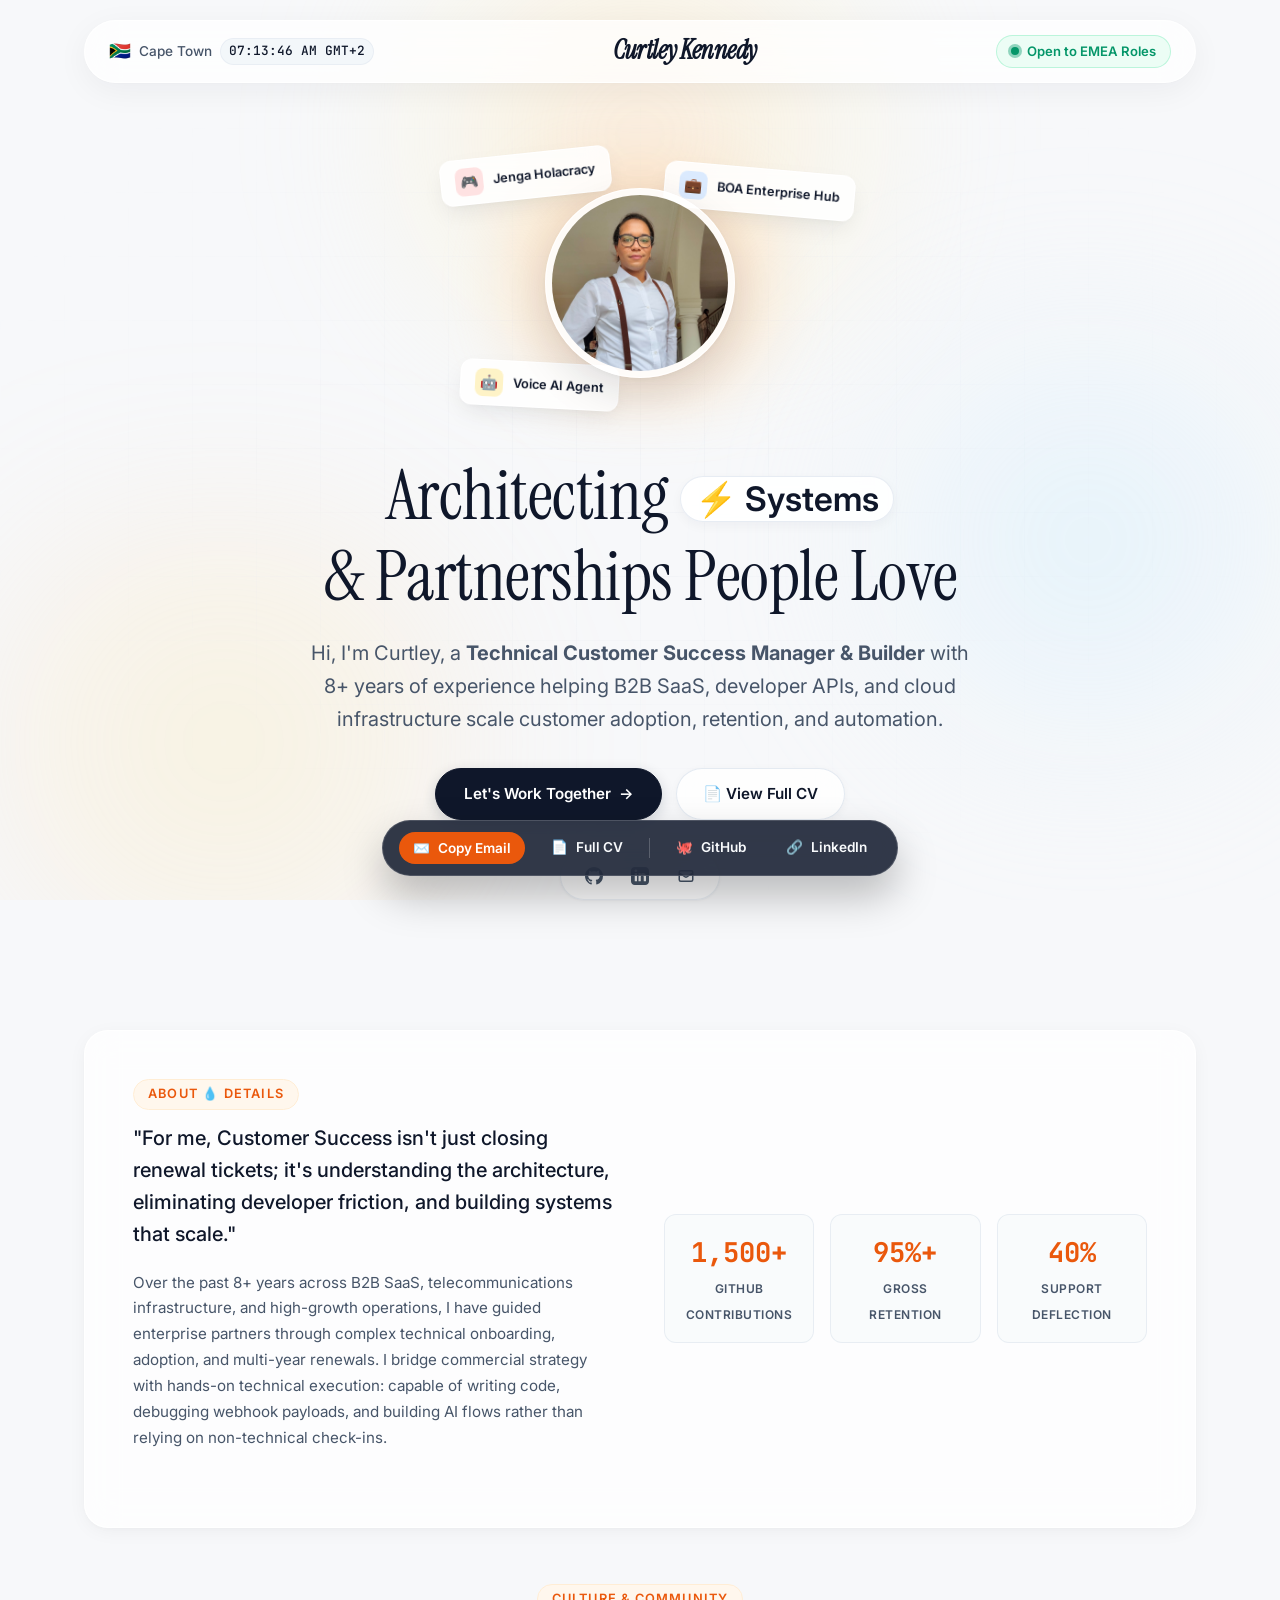
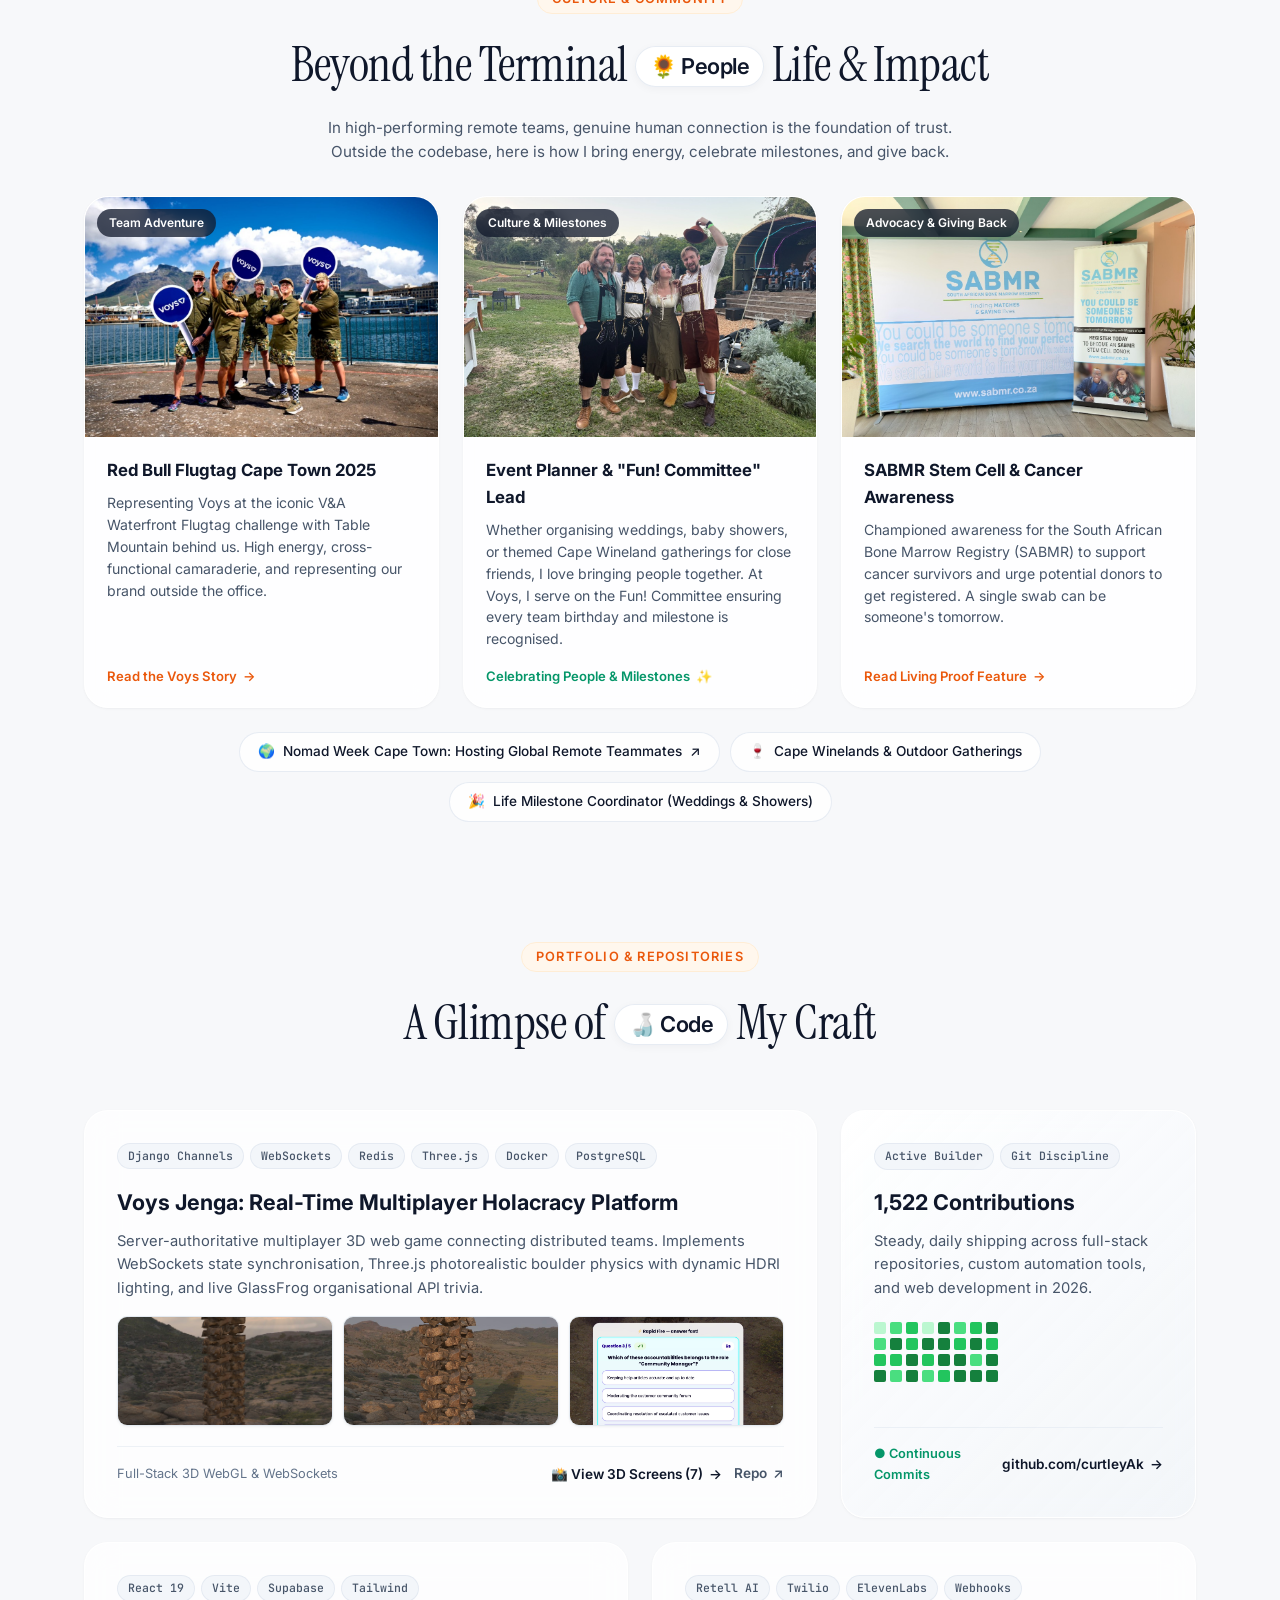
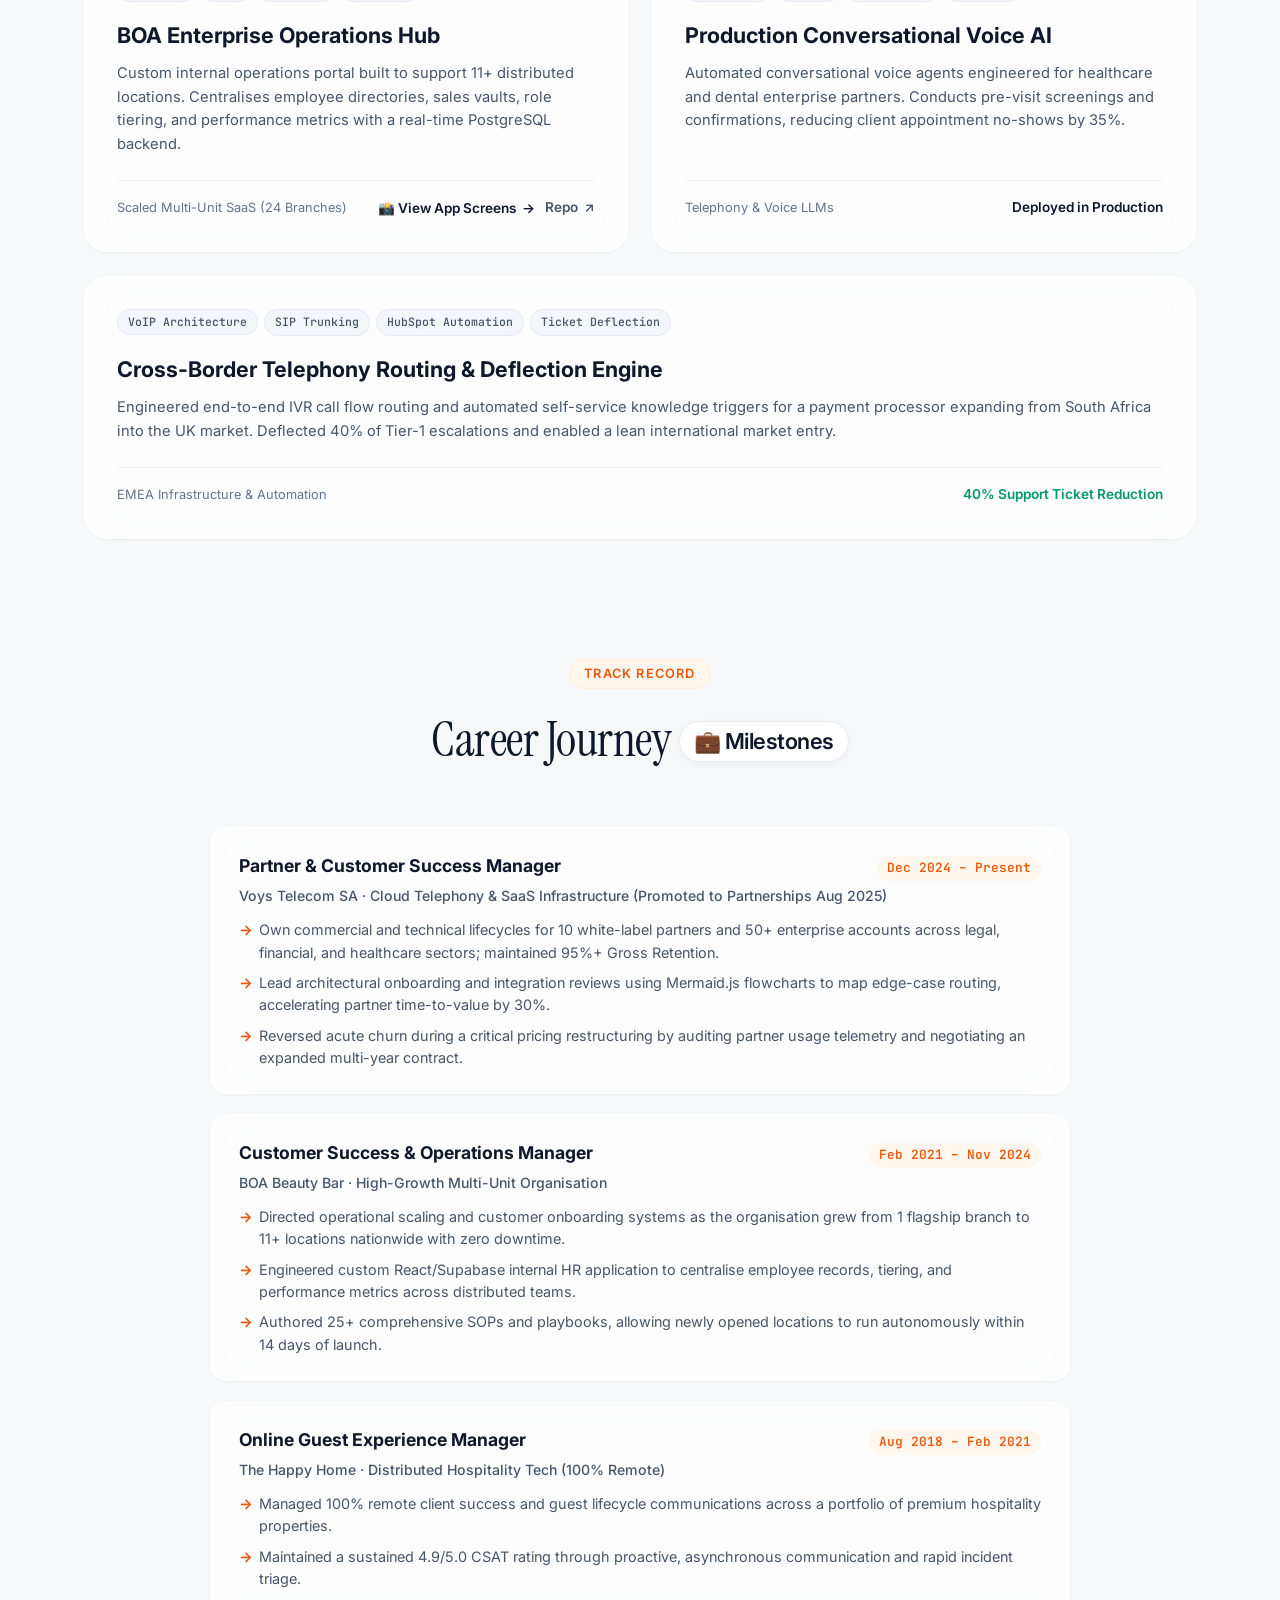
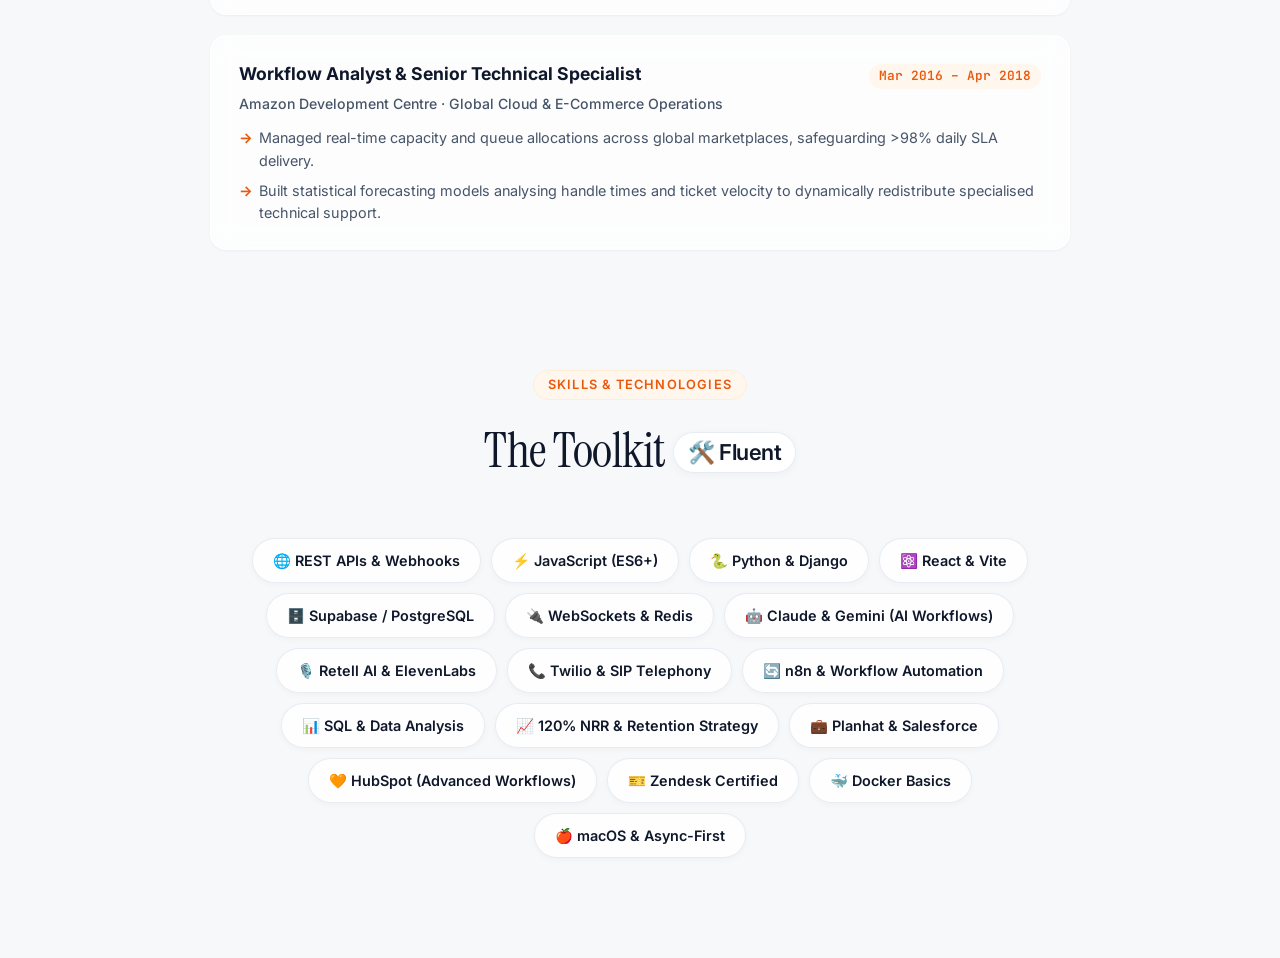
<file: index.html>
<!DOCTYPE html>
<html lang="en-GB">
<head>
  <meta charset="UTF-8">
  <meta name="viewport" content="width=device-width, initial-scale=1.0">
  <title>Curtley Kennedy | Technical Customer Success Manager & Builder</title>
  <meta name="description" content="Technical Customer Success Manager specialising in B2B SaaS, developer APIs, cloud telephony, and workflow automation. 8+ years experience guiding enterprise partners, driving 120%+ NRR, and building systems that scale.">
  
  <!-- Favicon -->
  <link rel="icon" type="image/svg+xml" href="data:image/svg+xml,<svg xmlns='http://www.w3.org/2000/svg' viewBox='0 0 100 100'><text y='.9em' font-size='90'>⚡</text></svg>">

  <!-- Google Fonts -->
  <link rel="preconnect" href="https://fonts.googleapis.com">
  <link rel="preconnect" href="https://fonts.gstatic.com" crossorigin>
  <link href="https://fonts.googleapis.com/css2?family=Instrument+Serif:ital@0;1&family=Inter:wght@400;500;600;700&family=JetBrains+Mono:wght@400;500;600&display=swap" rel="stylesheet">

  <link rel="stylesheet" href="styles.css">
</head>
<body>

  <!-- Ambient Ethereal Glows -->
  <div class="ambient-bg" aria-hidden="true">
    <div class="glow-orb-1"></div>
    <div class="glow-orb-2"></div>
    <div class="glow-orb-3"></div>
    <div class="grid-overlay"></div>
  </div>

  <!-- Sticky Floating Glass Navigation -->
  <div class="nav-wrapper">
    <nav class="glass-nav" aria-label="Main Navigation">
      <div class="nav-location">
        <span class="flag" role="img" aria-label="South Africa">🇿🇦</span>
        <span>Cape Town</span>
        <span id="live-time" class="time-badge">--:--:-- GMT+2</span>
      </div>

      <a href="#" class="nav-brand">Curtley Kennedy</a>

      <div class="nav-status">
        <span class="status-dot"></span>
        <span>Open to EMEA Roles</span>
      </div>
    </nav>
  </div>

  <!-- Main Container -->
  <main class="container">

    <!-- HERO SECTION -->
    <section class="hero-section">
      <!-- Portrait & Radiating Floating Project Cards -->
      <div class="hero-visual-stage">
        <div class="portrait-glow"></div>

        <!-- Floating Mockup 1: Voys Jenga -->
        <div class="floating-card floating-card-1">
          <span class="card-icon-pill card-icon-jenga">🎮</span>
          <span>Jenga Holacracy</span>
        </div>

        <!-- Floating Mockup 2: BOA HR Portal -->
        <div class="floating-card floating-card-2">
          <span class="card-icon-pill card-icon-boa">💼</span>
          <span>BOA Enterprise Hub</span>
        </div>

        <!-- Floating Mockup 3: Voice AI Bot -->
        <div class="floating-card floating-card-3">
          <span class="card-icon-pill card-icon-ai">🤖</span>
          <span>Voice AI Agent</span>
        </div>

        <!-- Portrait Container -->
        <div class="portrait-container">
          <img src="Images/profile-curtley.jpg" alt="Curtley Kennedy" class="portrait-img">
        </div>
      </div>

      <!-- Editorial Headline -->
      <h1 class="hero-title">
        Architecting <span class="hero-pill-badge">⚡ Systems</span><br>
        & Partnerships People Love
      </h1>

      <p class="hero-subtitle">
        Hi, I'm Curtley, a <strong>Technical Customer Success Manager & Builder</strong> with 8+ years of experience helping B2B SaaS, developer APIs, and cloud infrastructure scale customer adoption, retention, and automation.
      </p>

      <!-- Action Buttons -->
      <div class="hero-actions">
        <a href="#contact-modal" class="btn-primary" data-modal-target="contact-modal">
          <span>Let's Work Together</span>
          <span>→</span>
        </a>
        <a href="resume.html" target="_blank" class="btn-glass">
          <span>📄 View Full CV</span>
        </a>
      </div>

      <!-- Social Pill Dock -->
      <div class="social-dock">
        <a href="https://github.com/curtleyAk" target="_blank" rel="noopener" class="social-link" title="GitHub Profile">
          <svg fill="currentColor" viewBox="0 0 24 24"><path d="M12 0C5.37 0 0 5.37 0 12c0 5.31 3.435 9.795 8.205 11.385.6.105.825-.255.825-.57 0-.285-.015-1.23-.015-2.235-3.015.555-3.795-.735-4.035-1.41-.135-.345-.72-1.41-1.23-1.695-.42-.225-1.02-.78-.015-.795.945-.015 1.62.87 1.845 1.23 1.08 1.815 2.805 1.305 3.495.99.105-.78.42-1.305.765-1.605-2.67-.3-5.46-1.335-5.46-5.925 0-1.305.465-2.385 1.23-3.225-.12-.3-.54-1.53.12-3.18 0 0 1.005-.315 3.3 1.23.96-.27 1.98-.405 3-.405s2.04.135 3 .405c2.295-1.56 3.3-1.23 3.3-1.23.66 1.65.24 2.88.12 3.18.765.84 1.23 1.905 1.23 3.225 0 4.605-2.805 5.625-5.475 5.925.435.375.81 1.095.81 2.22 0 1.605-.015 2.895-.015 3.3 0 .315.225.69.825.57A12.02 12.02 0 0024 12c0-6.63-5.37-12-12-12z"/></svg>
        </a>
        <a href="https://www.linkedin.com/in/curtley-kennedy-a4a682ba/" target="_blank" rel="noopener" class="social-link" title="LinkedIn Profile">
          <svg fill="currentColor" viewBox="0 0 24 24"><path d="M19 0h-14c-2.761 0-5 2.239-5 5v14c0 2.761 2.239 5 5 5h14c2.762 0 5-2.239 5-5v-14c0-2.761-2.761-5-5-5zm-11 19h-3v-11h3v11zm-1.5-12.268c-.966 0-1.75-.79-1.75-1.764s.784-1.764 1.75-1.764 1.75.79 1.75 1.764-.783 1.764-1.75 1.764zm13.5 12.268h-3v-5.604c0-3.368-4-3.113-4 0v5.604h-3v-11h3v1.765c1.396-2.586 7-2.777 7 2.476v6.759z"/></svg>
        </a>
        <a href="mailto:curtley.a.kennedy@gmail.com" class="social-link copy-email-btn" title="Copy Email Address">
          <svg fill="none" stroke="currentColor" stroke-width="2" viewBox="0 0 24 24"><path stroke-linecap="round" stroke-linejoin="round" d="M3 8l7.89 5.26a2 2 0 002.22 0L21 8M5 19h14a2 2 0 002-2V7a2 2 0 00-2-2H5a2 2 0 00-2 2v10a2 2 0 002 2z"/></svg>
        </a>
      </div>
    </section>

    <!-- TESTIMONIALS / SOCIAL PROOF ("Their Words, Not Mine") - Hidden until real examples are added -->
    <section class="testimonials-section" style="display: none;" aria-hidden="true">
      <div class="section-header">
        <span class="section-tag">Trusted By Enterprise Partners</span>
        <h2 class="section-title">
          Their Words <span class="section-title-badge">💬 Verified</span> Not Mine
        </h2>
      </div>

      <div class="testimonials-grid">
        <!-- Quote 1 -->
        <div class="testimonial-card">
          <div>
            <div class="quote-icon">“</div>
            <p class="testimonial-body">
              "When our law firm expanded, we had complex multi-tiered telephony and compliance billing requirements. Curtley understood our architecture so deeply that we requested him by name to design and launch our second office."
            </p>
          </div>
          <div class="testimonial-author">
            <div class="author-avatar">LF</div>
            <div class="author-info">
              <h4>Senior Partner</h4>
              <p>Commercial Law & Advisory Group</p>
            </div>
          </div>
        </div>

        <!-- Quote 2 -->
        <div class="testimonial-card">
          <div>
            <div class="quote-icon">“</div>
            <p class="testimonial-body">
              "Scaling our payment processing solution into the UK had high customer support risks. Curtley engineered custom automated IVR flows and self-serve routing that cut Tier-1 support call volume by 40% from day one."
            </p>
          </div>
          <div class="testimonial-author">
            <div class="author-avatar">FP</div>
            <div class="author-info">
              <h4>VP of Operations</h4>
              <p>Cross-Border Fintech Processor</p>
            </div>
          </div>
        </div>

        <!-- Quote 3 -->
        <div class="testimonial-card">
          <div>
            <div class="quote-icon">“</div>
            <p class="testimonial-body">
              "During an acute contract dispute over pricing misalignments, Curtley audited historical telemetry, dismantled the friction points, and restructured our tier bundle, turning an active churn risk into an expanded multi-year contract."
            </p>
          </div>
          <div class="testimonial-author">
            <div class="author-avatar">TS</div>
            <div class="author-info">
              <h4>Managing Director</h4>
              <p>White-Label Telecommunications Partner</p>
            </div>
          </div>
        </div>
      </div>
    </section>

    <!-- ABOUT & PHILOSOPHY ("About Details") -->
    <section class="about-section">
      <div class="about-card">
        <div class="about-grid">
          <div>
            <span class="section-tag">About 💧 Details</span>
            <h2 class="about-lead">
              "For me, Customer Success isn't just closing renewal tickets; it's understanding the architecture, eliminating developer friction, and building systems that scale."
            </h2>
            <p class="about-text">
              Over the past 8+ years across B2B SaaS, telecommunications infrastructure, and high-growth operations, I have guided enterprise partners through complex technical onboarding, adoption, and multi-year renewals. I bridge commercial strategy with hands-on technical execution: capable of writing code, debugging webhook payloads, and building AI flows rather than relying on non-technical check-ins.
            </p>
          </div>

          <div class="stats-row">
            <div class="stat-item">
              <span class="stat-num">1,500+</span>
              <span class="stat-label">GitHub Contributions</span>
            </div>
            <div class="stat-item">
              <span class="stat-num">95%+</span>
              <span class="stat-label">Gross Retention</span>
            </div>
            <div class="stat-item">
              <span class="stat-num">40%</span>
              <span class="stat-label">Support Deflection</span>
            </div>
          </div>
        </div>
      </div>

      <!-- Beyond the Terminal / Life & Culture Section -->
      <div class="section-header" style="margin-top: 56px; margin-bottom: 24px;">
        <span class="section-tag">Culture & Community</span>
        <h2 class="section-title">
          Beyond the Terminal <span class="section-title-badge">🌻 People</span> Life & Impact
        </h2>
        <p style="color:var(--color-text-muted); max-width:640px; margin:12px auto 0; font-size:0.95rem;">
          In high-performing remote teams, genuine human connection is the foundation of trust. Outside the codebase, here is how I bring energy, celebrate milestones, and give back.
        </p>
      </div>

      <div class="community-gallery">
        <!-- Photo 1: Red Bull Flugtag 2025 -->
        <div class="community-photo-card">
          <div class="photo-wrapper">
            <img src="Images/flugtag-team.jpg" alt="Voys Red Bull Flugtag Team Cape Town">
            <span class="photo-badge">Team Adventure</span>
          </div>
          <div class="photo-content">
            <div>
              <h3 class="photo-title">Red Bull Flugtag Cape Town 2025</h3>
              <p class="photo-desc">
                Representing Voys at the iconic V&A Waterfront Flugtag challenge with Table Mountain behind us. High energy, cross-functional camaraderie, and representing our brand outside the office.
              </p>
            </div>
            <a href="https://www.voys.co.za/blog/red-bull-flugtag-cape-town-2025/" target="_blank" rel="noopener" class="photo-link">
              <span>Read the Voys Story</span>
              <span>→</span>
            </a>
          </div>
        </div>

        <!-- Photo 2: Wine Farm Events & Fun Committee -->
        <div class="community-photo-card">
          <div class="photo-wrapper">
            <img src="Images/winefarm-friends.jpg" alt="Wine Farm Gathering and Celebrations">
            <span class="photo-badge">Culture & Milestones</span>
          </div>
          <div class="photo-content">
            <div>
              <h3 class="photo-title">Event Planner & "Fun! Committee" Lead</h3>
              <p class="photo-desc">
                Whether organising weddings, baby showers, or themed Cape Wineland gatherings for close friends, I love bringing people together. At Voys, I serve on the Fun! Committee ensuring every team birthday and milestone is recognised.
              </p>
            </div>
            <span class="photo-link" style="color:var(--color-emerald);">
              <span>Celebrating People & Milestones</span>
              <span>✨</span>
            </span>
          </div>
        </div>

        <!-- Photo 3: SABMR Donor Drive -->
        <div class="community-photo-card">
          <div class="photo-wrapper">
            <img src="Images/sabmr-initiative.jpg" alt="South African Bone Marrow Registry Initiative">
            <span class="photo-badge">Advocacy & Giving Back</span>
          </div>
          <div class="photo-content">
            <div>
              <h3 class="photo-title">SABMR Stem Cell & Cancer Awareness</h3>
              <p class="photo-desc">
                Championed awareness for the South African Bone Marrow Registry (SABMR) to support cancer survivors and urge potential donors to get registered. A single swab can be someone's tomorrow.
              </p>
            </div>
            <a href="https://www.voys.co.za/blog/living-proof-one-match-sabmr/" target="_blank" rel="noopener" class="photo-link">
              <span>Read Living Proof Feature</span>
              <span>→</span>
            </a>
          </div>
        </div>
      </div>

      <!-- Event Pills: Nomad Week & Culture -->
      <div class="community-pills-row">
        <a href="https://www.voys.co.za/blog/nomad-week-cape-town/" target="_blank" rel="noopener" class="community-pill">
          <span>🌍</span>
          <span>Nomad Week Cape Town: Hosting Global Remote Teammates</span>
          <span>↗</span>
        </a>
        <span class="community-pill">
          <span>🍷</span>
          <span>Cape Winelands & Outdoor Gatherings</span>
        </span>
        <span class="community-pill">
          <span>🎉</span>
          <span>Life Milestone Coordinator (Weddings & Showers)</span>
        </span>
      </div>
    </section>

    <!-- CRAFT & PORTFOLIO BENTO GRID ("A Glimpse of My Craft") -->
    <section class="portfolio-section">
      <div class="section-header">
        <span class="section-tag">Portfolio & Repositories</span>
        <h2 class="section-title">
          A Glimpse of <span class="section-title-badge">🍶 Code</span> My Craft
        </h2>
      </div>

      <div class="bento-grid">

        <!-- Bento 1: Voys Jenga Platform (Span 8) -->
        <div class="bento-card bento-col-8">
          <div>
            <div class="bento-tag-list">
              <span class="tech-tag">Django Channels</span>
              <span class="tech-tag">WebSockets</span>
              <span class="tech-tag">Redis</span>
              <span class="tech-tag">Three.js</span>
              <span class="tech-tag">Docker</span>
              <span class="tech-tag">PostgreSQL</span>
            </div>
            <h3 class="bento-title">Voys Jenga: Real-Time Multiplayer Holacracy Platform</h3>
            <p class="bento-desc" style="margin-bottom: 16px;">
              Server-authoritative multiplayer 3D web game connecting distributed teams. Implements WebSockets state synchronisation, Three.js photorealistic boulder physics with dynamic HDRI lighting, and live GlassFrog organisational API trivia.
            </p>
            <div style="display:grid; grid-template-columns: repeat(3, 1fr); gap:10px; margin-bottom:20px; cursor:pointer;" data-modal-target="jenga-modal" title="Click to view full 3D gameplay screenshots">
              <img src="Images/jenga/jenga-sunrise-tower.jpg" alt="Voys Jenga Golden Hour 3D Tower" style="width:100%; height:110px; object-fit:cover; border-radius:10px; border:1px solid rgba(226,232,240,0.9); box-shadow:var(--shadow-sm);">
              <img src="Images/jenga/jenga-block-selection.jpg" alt="Voys Jenga 3D Raycasting Block Selection" style="width:100%; height:110px; object-fit:cover; border-radius:10px; border:1px solid rgba(226,232,240,0.9); box-shadow:var(--shadow-sm);">
              <img src="Images/jenga/jenga-rapid-fire-quiz.jpg" alt="Voys Jenga Rapid Fire GlassFrog Quiz" style="width:100%; height:110px; object-fit:cover; border-radius:10px; border:1px solid rgba(226,232,240,0.9); box-shadow:var(--shadow-sm);">
            </div>
          </div>
          <div class="bento-footer">
            <span style="font-size:0.8rem; color:var(--color-text-subtle);">Full-Stack 3D WebGL & WebSockets</span>
            <div style="display:flex; gap:12px; align-items:center;">
              <button class="project-link" data-modal-target="jenga-modal" style="background:none; border:none; cursor:pointer; font-family:inherit;">
                <span>📸 View 3D Screens (7)</span>
                <span>→</span>
              </button>
              <a href="https://github.com/curtleyAk/Jenga-Holocracy" target="_blank" rel="noopener" class="project-link" style="color:var(--color-text-muted);">
                <span>Repo</span>
                <span>↗</span>
              </a>
            </div>
          </div>
        </div>

        <!-- Bento 2: GitHub Contributions Badge (Span 4) -->
        <div class="bento-card bento-col-4 github-heatmap-card">
          <div>
            <div class="bento-tag-list">
              <span class="tech-tag">Active Builder</span>
              <span class="tech-tag">Git Discipline</span>
            </div>
            <h3 class="bento-title">1,522 Contributions</h3>
            <p class="bento-desc" style="margin-bottom:12px;">
              Steady, daily shipping across full-stack repositories, custom automation tools, and web development in 2026.
            </p>
            <div class="heatmap-mini-grid" aria-hidden="true">
              <!-- Illustrative mini heatmap columns -->
              <div class="heatmap-col"><div class="heatmap-cell heat-1"></div><div class="heatmap-cell heat-2"></div><div class="heatmap-cell heat-3"></div><div class="heatmap-cell heat-4"></div></div>
              <div class="heatmap-col"><div class="heatmap-cell heat-2"></div><div class="heatmap-cell heat-4"></div><div class="heatmap-cell heat-3"></div><div class="heatmap-cell heat-2"></div></div>
              <div class="heatmap-col"><div class="heatmap-cell heat-3"></div><div class="heatmap-cell heat-3"></div><div class="heatmap-cell heat-4"></div><div class="heatmap-cell heat-4"></div></div>
              <div class="heatmap-col"><div class="heatmap-cell heat-1"></div><div class="heatmap-cell heat-4"></div><div class="heatmap-cell heat-3"></div><div class="heatmap-cell heat-2"></div></div>
              <div class="heatmap-col"><div class="heatmap-cell heat-4"></div><div class="heatmap-cell heat-4"></div><div class="heatmap-cell heat-4"></div><div class="heatmap-cell heat-3"></div></div>
              <div class="heatmap-col"><div class="heatmap-cell heat-2"></div><div class="heatmap-cell heat-3"></div><div class="heatmap-cell heat-4"></div><div class="heatmap-cell heat-4"></div></div>
              <div class="heatmap-col"><div class="heatmap-cell heat-3"></div><div class="heatmap-cell heat-4"></div><div class="heatmap-cell heat-2"></div><div class="heatmap-cell heat-4"></div></div>
              <div class="heatmap-col"><div class="heatmap-cell heat-4"></div><div class="heatmap-cell heat-3"></div><div class="heatmap-cell heat-4"></div><div class="heatmap-cell heat-4"></div></div>
            </div>
          </div>
          <div class="bento-footer">
            <span style="font-size:0.8rem; color:var(--color-emerald); font-weight:600;">● Continuous Commits</span>
            <a href="https://github.com/curtleyAk" target="_blank" rel="noopener" class="project-link">
              <span>github.com/curtleyAk</span>
              <span>→</span>
            </a>
          </div>
        </div>

        <!-- Bento 3: BOA Enterprise HR Hub (Span 6) -->
        <div class="bento-card bento-col-6">
          <div>
            <div class="bento-tag-list">
              <span class="tech-tag">React 19</span>
              <span class="tech-tag">Vite</span>
              <span class="tech-tag">Supabase</span>
              <span class="tech-tag">Tailwind</span>
            </div>
            <h3 class="bento-title">BOA Enterprise Operations Hub</h3>
            <p class="bento-desc">
              Custom internal operations portal built to support 11+ distributed locations. Centralises employee directories, sales vaults, role tiering, and performance metrics with a real-time PostgreSQL backend.
            </p>
          </div>
          <div class="bento-footer">
            <span style="font-size:0.8rem; color:var(--color-text-subtle);">Scaled Multi-Unit SaaS (24 Branches)</span>
            <div style="display:flex; gap:10px; align-items:center;">
              <button class="project-link" data-modal-target="boa-modal" style="background:none; border:none; cursor:pointer; font-family:inherit;">
                <span>📸 View App Screens</span>
                <span>→</span>
              </button>
              <a href="https://github.com/curtleyAk/BOA-HR-Hub-Vite" target="_blank" rel="noopener" class="project-link" style="color:var(--color-text-muted);">
                <span>Repo</span>
                <span>↗</span>
              </a>
            </div>
          </div>
        </div>

        <!-- Bento 4: Conversational Voice AI Bot (Span 6) -->
        <div class="bento-card bento-col-6">
          <div>
            <div class="bento-tag-list">
              <span class="tech-tag">Retell AI</span>
              <span class="tech-tag">Twilio</span>
              <span class="tech-tag">ElevenLabs</span>
              <span class="tech-tag">Webhooks</span>
            </div>
            <h3 class="bento-title">Production Conversational Voice AI</h3>
            <p class="bento-desc">
              Automated conversational voice agents engineered for healthcare and dental enterprise partners. Conducts pre-visit screenings and confirmations, reducing client appointment no-shows by 35%.
            </p>
          </div>
          <div class="bento-footer">
            <span style="font-size:0.8rem; color:var(--color-text-subtle);">Telephony & Voice LLMs</span>
            <span class="project-link">Deployed in Production</span>
          </div>
        </div>

        <!-- Bento 5: Fintech IVR & Deflection Engine (Span 12) -->
        <div class="bento-card bento-col-12">
          <div>
            <div class="bento-tag-list">
              <span class="tech-tag">VoIP Architecture</span>
              <span class="tech-tag">SIP Trunking</span>
              <span class="tech-tag">HubSpot Automation</span>
              <span class="tech-tag">Ticket Deflection</span>
            </div>
            <h3 class="bento-title">Cross-Border Telephony Routing & Deflection Engine</h3>
            <p class="bento-desc">
              Engineered end-to-end IVR call flow routing and automated self-service knowledge triggers for a payment processor expanding from South Africa into the UK market. Deflected 40% of Tier-1 escalations and enabled a lean international market entry.
            </p>
          </div>
          <div class="bento-footer">
            <span style="font-size:0.8rem; color:var(--color-text-subtle);">EMEA Infrastructure & Automation</span>
            <span class="project-link" style="color:var(--color-emerald);">40% Support Ticket Reduction</span>
          </div>
        </div>

      </div>
    </section>

    <!-- CAREER MILESTONES (TIMELINE) -->
    <section class="timeline-section">
      <div class="section-header">
        <span class="section-tag">Track Record</span>
        <h2 class="section-title">
          Career Journey <span class="section-title-badge">💼 Milestones</span>
        </h2>
      </div>

      <div class="timeline-list">

        <!-- Voys Telecom SA -->
        <div class="timeline-card">
          <div class="timeline-header">
            <span class="timeline-role">Partner & Customer Success Manager</span>
            <span class="timeline-date">Dec 2024 – Present</span>
          </div>
          <div class="timeline-company">Voys Telecom SA · Cloud Telephony & SaaS Infrastructure (Promoted to Partnerships Aug 2025)</div>
          <ul class="timeline-bullets">
            <li>Own commercial and technical lifecycles for 10 white-label partners and 50+ enterprise accounts across legal, financial, and healthcare sectors; maintained 95%+ Gross Retention.</li>
            <li>Lead architectural onboarding and integration reviews using Mermaid.js flowcharts to map edge-case routing, accelerating partner time-to-value by 30%.</li>
            <li>Reversed acute churn during a critical pricing restructuring by auditing partner usage telemetry and negotiating an expanded multi-year contract.</li>
          </ul>
        </div>

        <!-- BOA Beauty Bar -->
        <div class="timeline-card">
          <div class="timeline-header">
            <span class="timeline-role">Customer Success & Operations Manager</span>
            <span class="timeline-date">Feb 2021 – Nov 2024</span>
          </div>
          <div class="timeline-company">BOA Beauty Bar · High-Growth Multi-Unit Organisation</div>
          <ul class="timeline-bullets">
            <li>Directed operational scaling and customer onboarding systems as the organisation grew from 1 flagship branch to 11+ locations nationwide with zero downtime.</li>
            <li>Engineered custom React/Supabase internal HR application to centralise employee records, tiering, and performance metrics across distributed teams.</li>
            <li>Authored 25+ comprehensive SOPs and playbooks, allowing newly opened locations to run autonomously within 14 days of launch.</li>
          </ul>
        </div>

        <!-- The Happy Home -->
        <div class="timeline-card">
          <div class="timeline-header">
            <span class="timeline-role">Online Guest Experience Manager</span>
            <span class="timeline-date">Aug 2018 – Feb 2021</span>
          </div>
          <div class="timeline-company">The Happy Home · Distributed Hospitality Tech (100% Remote)</div>
          <ul class="timeline-bullets">
            <li>Managed 100% remote client success and guest lifecycle communications across a portfolio of premium hospitality properties.</li>
            <li>Maintained a sustained 4.9/5.0 CSAT rating through proactive, asynchronous communication and rapid incident triage.</li>
          </ul>
        </div>

        <!-- Amazon Development Centre -->
        <div class="timeline-card">
          <div class="timeline-header">
            <span class="timeline-role">Workflow Analyst & Senior Technical Specialist</span>
            <span class="timeline-date">Mar 2016 – Apr 2018</span>
          </div>
          <div class="timeline-company">Amazon Development Centre · Global Cloud & E-Commerce Operations</div>
          <ul class="timeline-bullets">
            <li>Managed real-time capacity and queue allocations across global marketplaces, safeguarding >98% daily SLA delivery.</li>
            <li>Built statistical forecasting models analysing handle times and ticket velocity to dynamically redistribute specialised technical support.</li>
          </ul>
        </div>

      </div>
    </section>

    <!-- INTERACTIVE TOOLKIT -->
    <section class="toolkit-section">
      <div class="section-header">
        <span class="section-tag">Skills & Technologies</span>
        <h2 class="section-title">
          The Toolkit <span class="section-title-badge">🛠️ Fluent</span>
        </h2>
      </div>

      <div class="toolkit-cloud">
        <span class="skill-chip">🌐 REST APIs & Webhooks</span>
        <span class="skill-chip">⚡ JavaScript (ES6+)</span>
        <span class="skill-chip">🐍 Python & Django</span>
        <span class="skill-chip">⚛️ React & Vite</span>
        <span class="skill-chip">🗄️ Supabase / PostgreSQL</span>
        <span class="skill-chip">🔌 WebSockets & Redis</span>
        <span class="skill-chip">🤖 Claude & Gemini (AI Workflows)</span>
        <span class="skill-chip">🎙️ Retell AI & ElevenLabs</span>
        <span class="skill-chip">📞 Twilio & SIP Telephony</span>
        <span class="skill-chip">🔄 n8n & Workflow Automation</span>
        <span class="skill-chip">📊 SQL & Data Analysis</span>
        <span class="skill-chip">📈 120% NRR & Retention Strategy</span>
        <span class="skill-chip">💼 Planhat & Salesforce</span>
        <span class="skill-chip">🧡 HubSpot (Advanced Workflows)</span>
        <span class="skill-chip">🎫 Zendesk Certified</span>
        <span class="skill-chip">🐳 Docker Basics</span>
        <span class="skill-chip">🍎 macOS & Async-First</span>
      </div>
    </section>

  </main>

  <!-- FLOATING ACTION DOCK (BOTTOM DOCK) -->
  <div class="floating-dock-container">
    <div class="floating-dock">
      <button class="dock-btn dock-btn-accent copy-email-btn" title="Copy email address to clipboard">
        <span>✉️</span>
        <span>Copy Email</span>
      </button>

      <a href="resume.html" target="_blank" class="dock-btn">
        <span>📄</span>
        <span>Full CV</span>
      </a>

      <div class="dock-divider"></div>

      <a href="https://github.com/curtleyAk" target="_blank" rel="noopener" class="dock-btn" title="GitHub">
        <span>🐙</span>
        <span>GitHub</span>
      </a>

      <a href="https://www.linkedin.com/in/curtley-kennedy-a4a682ba/" target="_blank" rel="noopener" class="dock-btn" title="LinkedIn">
        <span>🔗</span>
        <span>LinkedIn</span>
      </a>
    </div>
  </div>

  <!-- TOAST NOTIFICATION -->
  <div id="toast-notice" class="toast-notice" role="status" aria-live="polite"></div>

  <!-- CONTACT MODAL -->
  <div id="contact-modal" class="modal-overlay" role="dialog" aria-modal="true" aria-labelledby="modal-title">
    <div class="modal-window">
      <button class="modal-close-btn" data-modal-close aria-label="Close dialog">✕</button>

      <div style="margin-bottom: 24px;">
        <span class="section-tag">Let's Connect</span>
        <h3 id="modal-title" style="font-family:var(--font-serif); font-size:2rem; margin-top:8px;">Start a Conversation</h3>
        <p style="color:var(--color-text-muted); font-size:0.95rem; margin-top:6px;">
          I'm currently exploring Technical Customer Success Manager and Partner Success opportunities across the EMEA region.
        </p>
      </div>

      <div style="background:#f8fafc; border:1px solid #e2e8f0; border-radius:var(--radius-lg); padding:20px; margin-bottom:24px;">
        <div style="display:flex; justify-content:space-between; align-items:center; margin-bottom:12px;">
          <span style="font-size:0.85rem; font-weight:600; color:var(--color-text-muted);">Direct Email:</span>
          <button class="copy-email-btn" style="background:#ffffff; border:1px solid #cbd5e1; border-radius:var(--radius-full); padding:4px 12px; font-size:0.8rem; font-weight:600; cursor:pointer;">Copy</button>
        </div>
        <div style="font-family:var(--font-mono); font-size:1.05rem; font-weight:600; color:var(--color-accent);">
          curtley.a.kennedy@gmail.com
        </div>
      </div>

      <div style="display:flex; gap:12px; flex-wrap:wrap;">
        <a href="mailto:curtley.a.kennedy@gmail.com?subject=Technical%20CSM%20Opportunity" class="btn-primary" style="flex:1; justify-content:center;">
          <span>Open Email Client</span>
          <span>✉️</span>
        </a>
        <a href="https://www.linkedin.com/in/curtley-kennedy-a4a682ba/" target="_blank" rel="noopener" class="btn-glass" style="flex:1; justify-content:center;">
          <span>Message on LinkedIn</span>
          <span>🔗</span>
        </a>
      </div>
    </div>
  </div>

  <!-- VOYS JENGA 3D SCREENSHOTS SHOWCASE MODAL -->
  <div id="jenga-modal" class="modal-overlay" role="dialog" aria-modal="true" aria-labelledby="jenga-modal-title">
    <div class="modal-window" style="max-width: 920px;">
      <button class="modal-close-btn" data-modal-close aria-label="Close dialog">✕</button>

      <div style="margin-bottom: 24px;">
        <span class="section-tag">Full-Stack 3D Multiplayer Architecture</span>
        <h3 id="jenga-modal-title" style="font-family:var(--font-serif); font-size:2.2rem; margin-top:8px;">Voys Jenga: Real-Time 3D Holacracy Platform</h3>
        <p style="color:var(--color-text-muted); font-size:0.95rem; margin-top:6px;">
          Engineered with <strong>Django Channels (WebSockets), Redis, Three.js (WebGL), PostgreSQL, and Docker</strong>. Connects distributed teams through server-authoritative 3D rock-tower physics and live organisational trivia synced from the <strong>GlassFrog API</strong>.
        </p>
      </div>

      <!-- Gallery Item 1: Photorealistic 3D Tower & Dynamic HDRI Skyboxes -->
      <div style="background:#f8fafc; border:1px solid #e2e8f0; border-radius:var(--radius-lg); padding:20px; margin-bottom:28px;">
        <div style="display:flex; justify-content:space-between; align-items:baseline; margin-bottom:12px; flex-wrap:wrap; gap:8px;">
          <h4 style="font-size:1.1rem; font-weight:700; color:var(--color-text-main);">1. Photorealistic 3D Boulder Tower & Dynamic HDRI Environments</h4>
          <span style="font-family:var(--font-mono); font-size:0.75rem; background:#e0f2fe; color:#0369a1; padding:3px 10px; border-radius:var(--radius-full);">Three.js & 8K HDRI Shaders</span>
        </div>
        <p style="font-size:0.88rem; color:var(--color-text-muted); margin-bottom:14px; line-height:1.5;">
          Renders custom 4K Namaqualand boulder meshes inside 360° South African HDRI landscapes (Klippad golden-hour sunrise and Rogland starry night) with physically based rendering (PBR) and real-time shadow mapping.
        </p>
        <div style="display:grid; grid-template-columns: 1fr 1fr; gap:16px;">
          <img src="Images/jenga/jenga-sunrise-tower.jpg" alt="Voys Jenga Golden Hour Sunrise HDRI" style="width:100%; border-radius:8px; border:1px solid #e2e8f0; box-shadow:var(--shadow-sm);">
          <img src="Images/jenga/jenga-night-holacracy.jpg" alt="Voys Jenga Starry Night HDRI and Holacracy Prompt" style="width:100%; border-radius:8px; border:1px solid #e2e8f0; box-shadow:var(--shadow-sm);">
        </div>
      </div>

      <!-- Gallery Item 2: 3D Raycasting, Block Selection & Summit Stacking -->
      <div style="background:#f8fafc; border:1px solid #e2e8f0; border-radius:var(--radius-lg); padding:20px; margin-bottom:28px;">
        <div style="display:flex; justify-content:space-between; align-items:baseline; margin-bottom:12px; flex-wrap:wrap; gap:8px;">
          <h4 style="font-size:1.1rem; font-weight:700; color:var(--color-text-main);">2. Interactive 3D Raycasting, Block Pulls & Summit Placement</h4>
          <span style="font-family:var(--font-mono); font-size:0.75rem; background:#dcfce7; color:#15803d; padding:3px 10px; border-radius:var(--radius-full);">Interactive WebGL Physics</span>
        </div>
        <p style="font-size:0.88rem; color:var(--color-text-muted); margin-bottom:14px; line-height:1.5;">
          Players orbit the camera and use 3D raycasting to highlight and extract individual rock blocks (glowing cyan on selection) before restacking them at the tower summit (glowing amber) under dynamic sunbeam lighting.
        </p>
        <div style="display:grid; grid-template-columns: 1fr 1fr; gap:16px;">
          <img src="Images/jenga/jenga-block-selection.jpg" alt="Voys Jenga Cyan Raycast Block Selection" style="width:100%; border-radius:8px; border:1px solid #e2e8f0; box-shadow:var(--shadow-sm);">
          <img src="Images/jenga/jenga-sunbeam-stack.jpg" alt="Voys Jenga Summit Block Placement with Sunbeams" style="width:100%; border-radius:8px; border:1px solid #e2e8f0; box-shadow:var(--shadow-sm);">
        </div>
      </div>

      <!-- Gallery Item 3: Rapid Fire GlassFrog Quiz & Server-Authoritative Odds -->
      <div style="background:#f8fafc; border:1px solid #e2e8f0; border-radius:var(--radius-lg); padding:20px; margin-bottom:28px;">
        <div style="display:flex; justify-content:space-between; align-items:baseline; margin-bottom:12px; flex-wrap:wrap; gap:8px;">
          <h4 style="font-size:1.1rem; font-weight:700; color:var(--color-text-main);">3. Live GlassFrog API Sync & "Rapid Fire" Holacracy Trivia</h4>
          <span style="font-family:var(--font-mono); font-size:0.75rem; background:#fef3c7; color:#b45309; padding:3px 10px; border-radius:var(--radius-full);">GlassFrog REST API + WebSockets</span>
        </div>
        <p style="font-size:0.88rem; color:var(--color-text-muted); margin-bottom:14px; line-height:1.5;">
          Synchronises live circles, roles, and accountabilities from GlassFrog to generate timed Rapid-Fire multiple-choice challenges. Answering accurately stabilises the player's safe-pull probability (`ODDS %` and `TOWER %` HUD).
        </p>
        <div style="display:grid; grid-template-columns: 1fr 1fr; gap:16px;">
          <img src="Images/jenga/jenga-rapid-fire-quiz.jpg" alt="Voys Jenga Rapid Fire Role Accountability Quiz" style="width:100%; border-radius:8px; border:1px solid #e2e8f0; box-shadow:var(--shadow-sm);">
          <img src="Images/jenga/jenga-overhead-odds.jpg" alt="Voys Jenga Overhead Camera Orbit and Odds HUD" style="width:100%; border-radius:8px; border:1px solid #e2e8f0; box-shadow:var(--shadow-sm);">
        </div>
      </div>

      <!-- Gallery Item 4: Tower Collapse State & Game Loop -->
      <div style="background:#f8fafc; border:1px solid #e2e8f0; border-radius:var(--radius-lg); padding:20px;">
        <div style="display:flex; justify-content:space-between; align-items:baseline; margin-bottom:12px; flex-wrap:wrap; gap:8px;">
          <h4 style="font-size:1.1rem; font-weight:700; color:var(--color-text-main);">4. Server-Authoritative Collapse & Recovery Loop</h4>
          <span style="font-family:var(--font-mono); font-size:0.75rem; background:#f3e8ff; color:#7e22ce; padding:3px 10px; border-radius:var(--radius-full);">Django Channels + Redis State</span>
        </div>
        <p style="font-size:0.88rem; color:var(--color-text-muted); margin-bottom:14px; line-height:1.5;">
          When a risky block pull triggers a collapse, the server broadcasts the physics tumble across connected clients, tallies Rapid-Fire accuracy modifiers, and resets the room state for instant replay.
        </p>
        <img src="Images/jenga/jenga-tower-collapse.jpg" alt="Voys Jenga Tower Down Collapse Screen" style="width:100%; max-height:520px; object-fit:cover; border-radius:8px; border:1px solid #e2e8f0; box-shadow:var(--shadow-sm);">
      </div>

      <div style="margin-top:24px; text-align:center;">
        <a href="https://github.com/curtleyAk/Jenga-Holocracy" target="_blank" rel="noopener" class="btn-primary" style="display:inline-flex;">
          <span>Explore Jenga-Holocracy on GitHub</span>
          <span>→</span>
        </a>
      </div>
    </div>
  </div>

  <!-- BOA SCREENSHOTS SHOWCASE MODAL -->
  <div id="boa-modal" class="modal-overlay" role="dialog" aria-modal="true" aria-labelledby="boa-modal-title">
    <div class="modal-window" style="max-width: 880px;">
      <button class="modal-close-btn" data-modal-close aria-label="Close dialog">✕</button>

      <div style="margin-bottom: 24px;">
        <span class="section-tag">Internal SaaS Architecture</span>
        <h3 id="boa-modal-title" style="font-family:var(--font-serif); font-size:2.2rem; margin-top:8px;">BOA Enterprise Operations Hub</h3>
        <p style="color:var(--color-text-muted); font-size:0.95rem; margin-top:6px;">
          Built with <strong>React 19, Vite, Tailwind CSS, and Supabase (PostgreSQL)</strong> to coordinate 24 locations, 350+ active employees, and complex commission tiers without third-party SaaS bloat.
        </p>
      </div>

      <!-- Gallery Item 1: Executive Dashboard -->
      <div style="background:#f8fafc; border:1px solid #e2e8f0; border-radius:var(--radius-lg); padding:20px; margin-bottom:28px;">
        <div style="display:flex; justify-content:space-between; align-items:baseline; margin-bottom:12px; flex-wrap:wrap; gap:8px;">
          <h4 style="font-size:1.1rem; font-weight:700; color:var(--color-text-main);">1. Executive Multi-Branch Operations Dashboard</h4>
          <span style="font-family:var(--font-mono); font-size:0.75rem; background:#e0f2fe; color:#0369a1; padding:3px 10px; border-radius:var(--radius-full);">Live Operations Analytics</span>
        </div>
        <p style="font-size:0.88rem; color:var(--color-text-muted); margin-bottom:14px; line-height:1.5;">
          Centralises real-time status across 24 stores: active headcount, clock-ins, managers on duty, automated department alerts (People & HR, Scheduling, Payroll), and hiring requisitions.
        </p>
        <img src="Images/projects/SCR-20261012-nimm.png" alt="BOA HR Executive Operations Dashboard" style="width:100%; border-radius:8px; border:1px solid #e2e8f0; box-shadow:var(--shadow-sm);">
      </div>

      <!-- Gallery Item 2: Schedule & Shift Matrix -->
      <div style="background:#f8fafc; border:1px solid #e2e8f0; border-radius:var(--radius-lg); padding:20px; margin-bottom:28px;">
        <div style="display:flex; justify-content:space-between; align-items:baseline; margin-bottom:12px; flex-wrap:wrap; gap:8px;">
          <h4 style="font-size:1.1rem; font-weight:700; color:var(--color-text-main);">2. Interactive Schedule & Roster Matrix</h4>
          <span style="font-family:var(--font-mono); font-size:0.75rem; background:#fef3c7; color:#b45309; padding:3px 10px; border-radius:var(--radius-full);">Auto-fill & Version Control</span>
        </div>
        <p style="font-size:0.88rem; color:var(--color-text-muted); margin-bottom:14px; line-height:1.5;">
          Dynamic shift builder supporting cycle rules (Sunday rotation, off-day limits, sick leaves), multi-branch version tracking (10 revisions), CSV/PDF export, and instant Supabase commits. <em>(Staff names sanitised)</em>.
        </p>
        <img src="Images/projects/SCR-20261012-njlv.png" alt="BOA Operations Schedule Editor" style="width:100%; border-radius:8px; border:1px solid #e2e8f0; box-shadow:var(--shadow-sm);">
      </div>

      <!-- Gallery Item 3: Bonus & Commission Simulator -->
      <div style="background:#f8fafc; border:1px solid #e2e8f0; border-radius:var(--radius-lg); padding:20px; margin-bottom:28px;">
        <div style="display:flex; justify-content:space-between; align-items:baseline; margin-bottom:12px; flex-wrap:wrap; gap:8px;">
          <h4 style="font-size:1.1rem; font-weight:700; color:var(--color-text-main);">3. Interactive Commission & Payout Simulator</h4>
          <span style="font-family:var(--font-mono); font-size:0.75rem; background:#dcfce7; color:#15803d; padding:3px 10px; border-radius:var(--radius-full);">Real-time Math Engine</span>
        </div>
        <p style="font-size:0.88rem; color:var(--color-text-muted); margin-bottom:14px; line-height:1.5;">
          Gamified employee calculator. Technicians input their projected turnover, select their experience tier (Level 1–3), and receive an instant transparent payout projection with base salary, commission bonuses, and deductions logic.
        </p>
        <img src="Images/projects/Screenshot 2026-10-12 at 14.59.03.png" alt="BOA Bonus and Commission Calculator" style="width:100%; border-radius:8px; border:1px solid #e2e8f0; box-shadow:var(--shadow-sm);">
      </div>

      <!-- Gallery Item 4: Mobile Portals Grid -->
      <div style="background:#f8fafc; border:1px solid #e2e8f0; border-radius:var(--radius-lg); padding:20px;">
        <div style="display:flex; justify-content:space-between; align-items:baseline; margin-bottom:12px; flex-wrap:wrap; gap:8px;">
          <h4 style="font-size:1.1rem; font-weight:700; color:var(--color-text-main);">4. Employee Self-Service & Branch Manager Portals</h4>
          <span style="font-family:var(--font-mono); font-size:0.75rem; background:#f3e8ff; color:#7e22ce; padding:3px 10px; border-radius:var(--radius-full);">Mobile-First UI</span>
        </div>
        <p style="font-size:0.88rem; color:var(--color-text-muted); margin-bottom:14px; line-height:1.5;">
          Mobile-responsive portals for salon technicians and branch managers covering attendance, digital cash-up / bank cash logging, anonymous incident reporting, and leave requests.
        </p>
        <div style="display:grid; grid-template-columns: 1fr 1fr; gap:16px;">
          <img src="Images/projects/Screenshot 2026-10-12 at 14.58.32.png" alt="My BOA Employee Portal" style="width:100%; border-radius:8px; border:1px solid #e2e8f0; box-shadow:var(--shadow-sm);">
          <img src="Images/projects/Screenshot 2026-10-12 at 14.57.53.png" alt="BOA Store Manager Portal" style="width:100%; border-radius:8px; border:1px solid #e2e8f0; box-shadow:var(--shadow-sm);">
        </div>
      </div>

      <div style="margin-top:24px; text-align:center;">
        <a href="https://github.com/curtleyAk/BOA-HR-Hub-Vite" target="_blank" rel="noopener" class="btn-primary" style="display:inline-flex;">
          <span>Explore Source Code on GitHub</span>
          <span>→</span>
        </a>
      </div>
    </div>
  </div>

  <script src="app.js"></script>
</body>
</html>
</file>
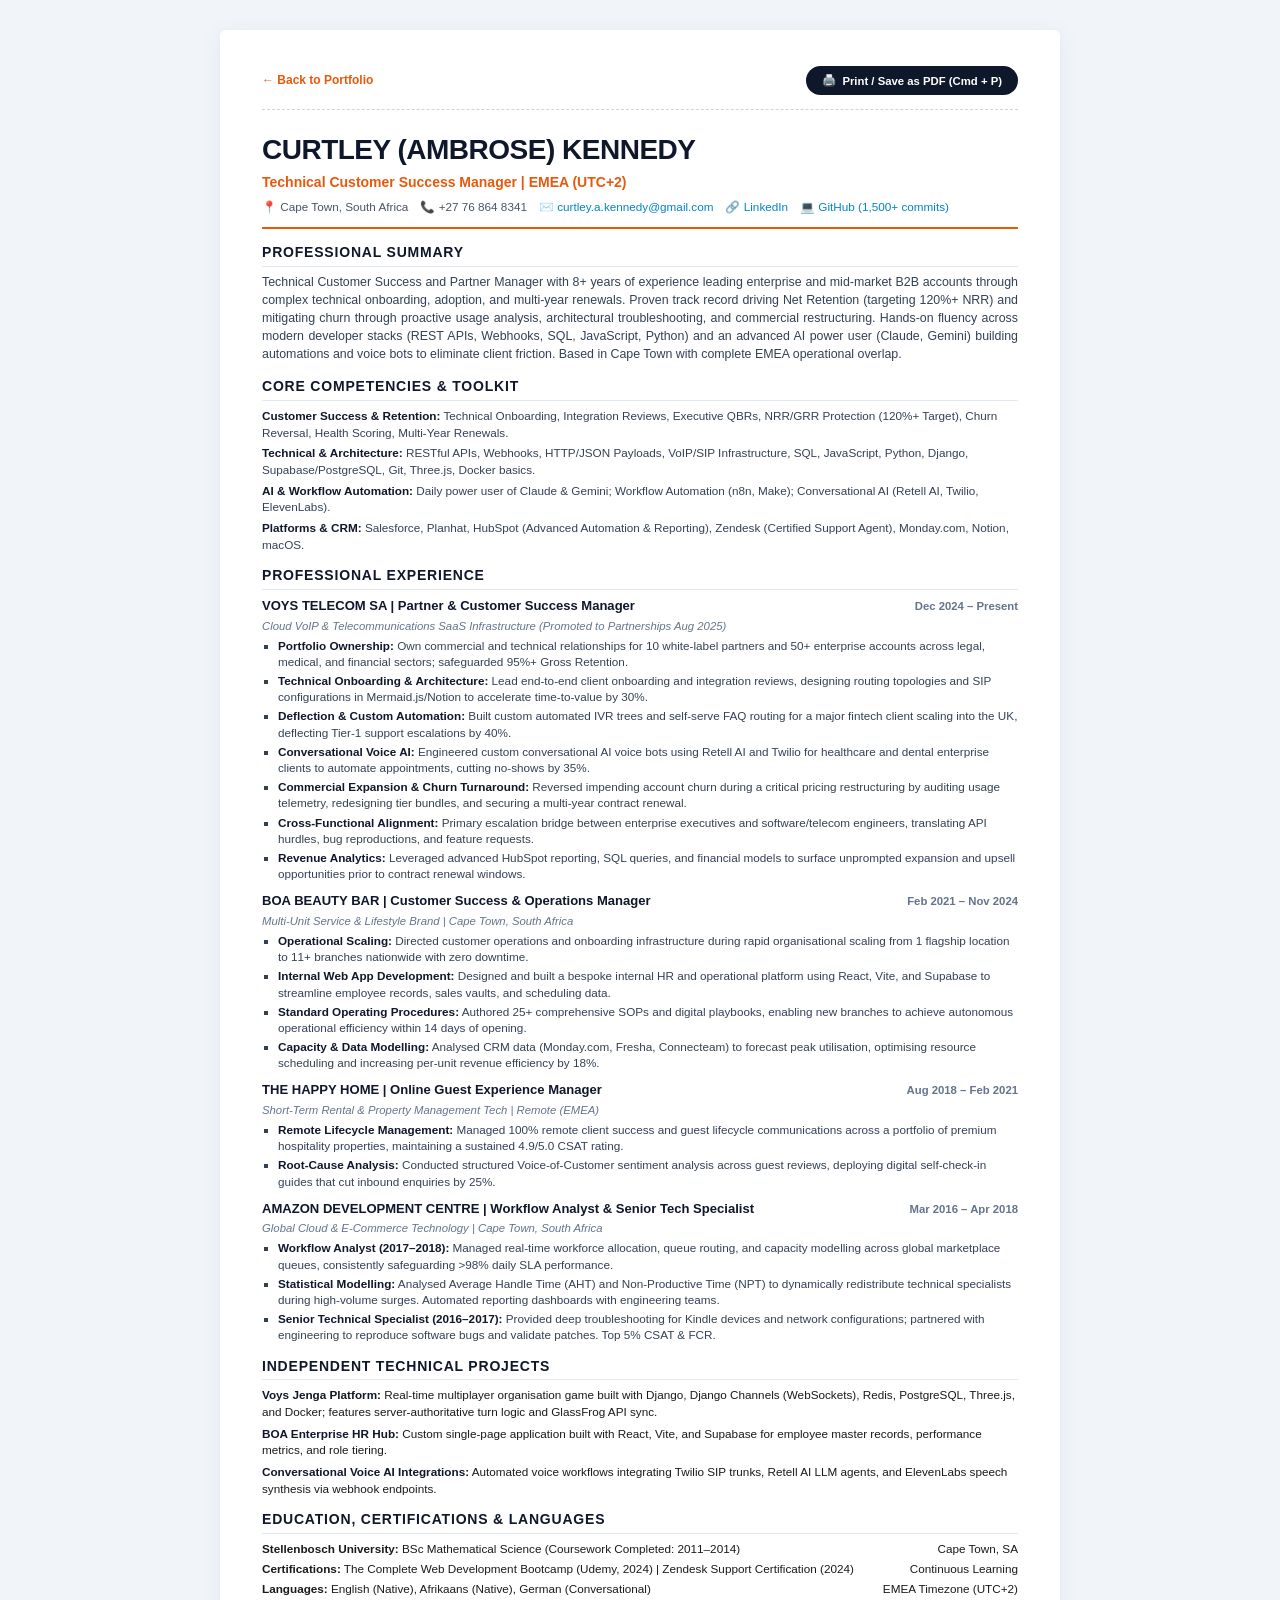
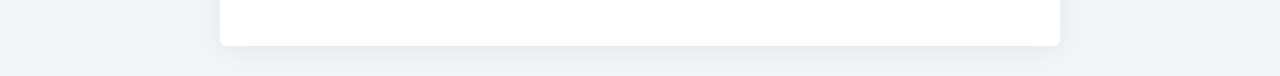
<file: resume.html>
<!DOCTYPE html>
<html lang="en-GB">
<head>
  <meta charset="UTF-8">
  <meta name="viewport" content="width=device-width, initial-scale=1.0">
  <title>Curtley (Ambrose) Kennedy | CV</title>
  <link rel="icon" type="image/svg+xml" href="data:image/svg+xml,<svg xmlns='http://www.w3.org/2000/svg' viewBox='0 0 100 100'><text y='.9em' font-size='90'>📄</text></svg>">
  <style>
    @page {
      size: A4;
      margin: 12mm 16mm;
    }
    * {
      box-sizing: border-box;
      margin: 0;
      padding: 0;
    }
    body {
      font-family: -apple-system, BlinkMacSystemFont, "Segoe UI", Roboto, Helvetica, Arial, sans-serif;
      color: #1a1a1a;
      line-height: 1.42;
      background: #f1f5f9;
      padding: 30px 16px;
      font-size: 9.8pt;
    }
    .resume-wrapper {
      max-width: 840px;
      margin: 0 auto;
      background: #ffffff;
      padding: 36px 42px;
      box-shadow: 0 4px 25px rgba(0,0,0,0.06);
      border-radius: 6px;
    }
    .top-actions {
      display: flex;
      justify-content: space-between;
      align-items: center;
      margin-bottom: 20px;
      padding-bottom: 14px;
      border-bottom: 1px dashed #cbd5e1;
    }
    .back-link {
      font-size: 9pt;
      font-weight: 600;
      color: #ea580c;
      text-decoration: none;
    }
    .back-link:hover { text-decoration: underline; }
    .print-btn {
      background: #0f172a;
      color: #ffffff;
      border: none;
      padding: 8px 16px;
      border-radius: 9999px;
      font-size: 8.5pt;
      font-weight: 600;
      cursor: pointer;
      display: inline-flex;
      align-items: center;
      gap: 6px;
    }
    .print-btn:hover { background: #334155; }
    header {
      border-bottom: 2px solid #ea580c;
      padding-bottom: 12px;
      margin-bottom: 14px;
    }
    h1 {
      font-size: 21pt;
      font-weight: 700;
      color: #0f172a;
      letter-spacing: -0.5px;
      margin-bottom: 3px;
      text-transform: uppercase;
    }
    .tagline {
      font-size: 10.5pt;
      font-weight: 600;
      color: #ea580c;
      margin-bottom: 6px;
    }
    .contact-bar {
      display: flex;
      flex-wrap: wrap;
      gap: 12px;
      font-size: 8.8pt;
      color: #475569;
    }
    .contact-bar a {
      color: #0284c7;
      text-decoration: none;
    }
    .contact-bar a:hover { text-decoration: underline; }
    section { margin-bottom: 13px; }
    h2 {
      font-size: 10.5pt;
      font-weight: 700;
      text-transform: uppercase;
      letter-spacing: 0.8px;
      color: #0f172a;
      border-bottom: 1px solid #e2e8f0;
      padding-bottom: 3px;
      margin-bottom: 7px;
    }
    .summary p {
      color: #334155;
      font-size: 9.3pt;
      line-height: 1.45;
      text-align: justify;
    }
    .skills-grid {
      display: grid;
      grid-template-columns: 1fr;
      gap: 4px;
      font-size: 8.8pt;
      color: #334155;
    }
    .skills-grid strong { color: #0f172a; }
    .job { margin-bottom: 10px; }
    .job-header {
      display: flex;
      justify-content: space-between;
      align-items: baseline;
      margin-bottom: 2px;
    }
    .company-title {
      font-size: 9.8pt;
      font-weight: 700;
      color: #0f172a;
    }
    .job-dates {
      font-size: 8.5pt;
      font-weight: 600;
      color: #64748b;
    }
    .job-meta {
      font-size: 8.5pt;
      font-style: italic;
      color: #64748b;
      margin-bottom: 4px;
    }
    ul {
      list-style-type: square;
      padding-left: 16px;
      margin-top: 3px;
    }
    li {
      font-size: 8.8pt;
      color: #334155;
      margin-bottom: 3px;
      line-height: 1.38;
    }
    li strong { color: #0f172a; }
    .projects-grid {
      display: grid;
      grid-template-columns: 1fr;
      gap: 5px;
      font-size: 8.8pt;
    }
    .projects-grid strong { color: #0f172a; }
    .edu-item {
      display: flex;
      justify-content: space-between;
      font-size: 8.8pt;
      margin-bottom: 3px;
    }
    @media print {
      body {
        background: transparent;
        padding: 0;
      }
      .top-actions { display: none; }
      .resume-wrapper {
        box-shadow: none;
        padding: 0;
        max-width: 100%;
      }
    }
  </style>
</head>
<body>
  <div class="resume-wrapper">
    <div class="top-actions">
      <a href="index.html" class="back-link">← Back to Portfolio</a>
      <button class="print-btn" onclick="window.print()">
        <span>🖨️</span>
        <span>Print / Save as PDF (Cmd + P)</span>
      </button>
    </div>

    <header>
      <h1>Curtley (Ambrose) Kennedy</h1>
      <div class="tagline">Technical Customer Success Manager | EMEA (UTC+2)</div>
      <div class="contact-bar">
        <span>📍 Cape Town, South Africa</span>
        <span>📞 +27 76 864 8341</span>
        <span>✉️ <a href="mailto:curtley.a.kennedy@gmail.com">curtley.a.kennedy@gmail.com</a></span>
        <span>🔗 <a href="https://www.linkedin.com/in/curtley-kennedy-a4a682ba/" target="_blank">LinkedIn</a></span>
        <span>💻 <a href="https://github.com/curtleyAk" target="_blank">GitHub (1,500+ commits)</a></span>
      </div>
    </header>

    <section class="summary">
      <h2>Professional Summary</h2>
      <p>
        Technical Customer Success and Partner Manager with 8+ years of experience leading enterprise and mid-market B2B accounts through complex technical onboarding, adoption, and multi-year renewals. Proven track record driving Net Retention (targeting 120%+ NRR) and mitigating churn through proactive usage analysis, architectural troubleshooting, and commercial restructuring. Hands-on fluency across modern developer stacks (REST APIs, Webhooks, SQL, JavaScript, Python) and an advanced AI power user (Claude, Gemini) building automations and voice bots to eliminate client friction. Based in Cape Town with complete EMEA operational overlap.
      </p>
    </section>

    <section>
      <h2>Core Competencies & Toolkit</h2>
      <div class="skills-grid">
        <div><strong>Customer Success & Retention:</strong> Technical Onboarding, Integration Reviews, Executive QBRs, NRR/GRR Protection (120%+ Target), Churn Reversal, Health Scoring, Multi-Year Renewals.</div>
        <div><strong>Technical & Architecture:</strong> RESTful APIs, Webhooks, HTTP/JSON Payloads, VoIP/SIP Infrastructure, SQL, JavaScript, Python, Django, Supabase/PostgreSQL, Git, Three.js, Docker basics.</div>
        <div><strong>AI & Workflow Automation:</strong> Daily power user of Claude & Gemini; Workflow Automation (n8n, Make); Conversational AI (Retell AI, Twilio, ElevenLabs).</div>
        <div><strong>Platforms & CRM:</strong> Salesforce, Planhat, HubSpot (Advanced Automation & Reporting), Zendesk (Certified Support Agent), Monday.com, Notion, macOS.</div>
      </div>
    </section>

    <section>
      <h2>Professional Experience</h2>

      <div class="job">
        <div class="job-header">
          <span class="company-title">VOYS TELECOM SA | Partner & Customer Success Manager</span>
          <span class="job-dates">Dec 2024 – Present</span>
        </div>
        <div class="job-meta">Cloud VoIP & Telecommunications SaaS Infrastructure (Promoted to Partnerships Aug 2025)</div>
        <ul>
          <li><strong>Portfolio Ownership:</strong> Own commercial and technical relationships for 10 white-label partners and 50+ enterprise accounts across legal, medical, and financial sectors; safeguarded 95%+ Gross Retention.</li>
          <li><strong>Technical Onboarding & Architecture:</strong> Lead end-to-end client onboarding and integration reviews, designing routing topologies and SIP configurations in Mermaid.js/Notion to accelerate time-to-value by 30%.</li>
          <li><strong>Deflection & Custom Automation:</strong> Built custom automated IVR trees and self-serve FAQ routing for a major fintech client scaling into the UK, deflecting Tier-1 support escalations by 40%.</li>
          <li><strong>Conversational Voice AI:</strong> Engineered custom conversational AI voice bots using Retell AI and Twilio for healthcare and dental enterprise clients to automate appointments, cutting no-shows by 35%.</li>
          <li><strong>Commercial Expansion & Churn Turnaround:</strong> Reversed impending account churn during a critical pricing restructuring by auditing usage telemetry, redesigning tier bundles, and securing a multi-year contract renewal.</li>
          <li><strong>Cross-Functional Alignment:</strong> Primary escalation bridge between enterprise executives and software/telecom engineers, translating API hurdles, bug reproductions, and feature requests.</li>
          <li><strong>Revenue Analytics:</strong> Leveraged advanced HubSpot reporting, SQL queries, and financial models to surface unprompted expansion and upsell opportunities prior to contract renewal windows.</li>
        </ul>
      </div>

      <div class="job">
        <div class="job-header">
          <span class="company-title">BOA BEAUTY BAR | Customer Success & Operations Manager</span>
          <span class="job-dates">Feb 2021 – Nov 2024</span>
        </div>
        <div class="job-meta">Multi-Unit Service & Lifestyle Brand | Cape Town, South Africa</div>
        <ul>
          <li><strong>Operational Scaling:</strong> Directed customer operations and onboarding infrastructure during rapid organisational scaling from 1 flagship location to 11+ branches nationwide with zero downtime.</li>
          <li><strong>Internal Web App Development:</strong> Designed and built a bespoke internal HR and operational platform using React, Vite, and Supabase to streamline employee records, sales vaults, and scheduling data.</li>
          <li><strong>Standard Operating Procedures:</strong> Authored 25+ comprehensive SOPs and digital playbooks, enabling new branches to achieve autonomous operational efficiency within 14 days of opening.</li>
          <li><strong>Capacity & Data Modelling:</strong> Analysed CRM data (Monday.com, Fresha, Connecteam) to forecast peak utilisation, optimising resource scheduling and increasing per-unit revenue efficiency by 18%.</li>
        </ul>
      </div>

      <div class="job">
        <div class="job-header">
          <span class="company-title">THE HAPPY HOME | Online Guest Experience Manager</span>
          <span class="job-dates">Aug 2018 – Feb 2021</span>
        </div>
        <div class="job-meta">Short-Term Rental & Property Management Tech | Remote (EMEA)</div>
        <ul>
          <li><strong>Remote Lifecycle Management:</strong> Managed 100% remote client success and guest lifecycle communications across a portfolio of premium hospitality properties, maintaining a sustained 4.9/5.0 CSAT rating.</li>
          <li><strong>Root-Cause Analysis:</strong> Conducted structured Voice-of-Customer sentiment analysis across guest reviews, deploying digital self-check-in guides that cut inbound enquiries by 25%.</li>
        </ul>
      </div>

      <div class="job">
        <div class="job-header">
          <span class="company-title">AMAZON DEVELOPMENT CENTRE | Workflow Analyst & Senior Tech Specialist</span>
          <span class="job-dates">Mar 2016 – Apr 2018</span>
        </div>
        <div class="job-meta">Global Cloud & E-Commerce Technology | Cape Town, South Africa</div>
        <ul>
          <li><strong>Workflow Analyst (2017–2018):</strong> Managed real-time workforce allocation, queue routing, and capacity modelling across global marketplace queues, consistently safeguarding >98% daily SLA performance.</li>
          <li><strong>Statistical Modelling:</strong> Analysed Average Handle Time (AHT) and Non-Productive Time (NPT) to dynamically redistribute technical specialists during high-volume surges. Automated reporting dashboards with engineering teams.</li>
          <li><strong>Senior Technical Specialist (2016–2017):</strong> Provided deep troubleshooting for Kindle devices and network configurations; partnered with engineering to reproduce software bugs and validate patches. Top 5% CSAT & FCR.</li>
        </ul>
      </div>
    </section>

    <section>
      <h2>Independent Technical Projects</h2>
      <div class="projects-grid">
        <div><strong>Voys Jenga Platform:</strong> Real-time multiplayer organisation game built with Django, Django Channels (WebSockets), Redis, PostgreSQL, Three.js, and Docker; features server-authoritative turn logic and GlassFrog API sync.</div>
        <div><strong>BOA Enterprise HR Hub:</strong> Custom single-page application built with React, Vite, and Supabase for employee master records, performance metrics, and role tiering.</div>
        <div><strong>Conversational Voice AI Integrations:</strong> Automated voice workflows integrating Twilio SIP trunks, Retell AI LLM agents, and ElevenLabs speech synthesis via webhook endpoints.</div>
      </div>
    </section>

    <section>
      <h2>Education, Certifications & Languages</h2>
      <div class="edu-item">
        <span><strong>Stellenbosch University:</strong> BSc Mathematical Science (Coursework Completed: 2011–2014)</span>
        <span>Cape Town, SA</span>
      </div>
      <div class="edu-item">
        <span><strong>Certifications:</strong> The Complete Web Development Bootcamp (Udemy, 2024) | Zendesk Support Certification (2024)</span>
        <span>Continuous Learning</span>
      </div>
      <div class="edu-item">
        <span><strong>Languages:</strong> English (Native), Afrikaans (Native), German (Conversational)</span>
        <span>EMEA Timezone (UTC+2)</span>
      </div>
    </section>
  </div>
</body>
</html>
</file>
<file: styles.css>
:root {
  --font-serif: 'Instrument Serif', 'Playfair Display', Georgia, serif;
  --font-sans: 'Inter', -apple-system, BlinkMacSystemFont, 'Segoe UI', Roboto, sans-serif;
  --font-mono: 'JetBrains Mono', monospace;

  --color-bg-base: #f7f8fa;
  --color-surface: rgba(255, 255, 255, 0.72);
  --color-surface-hover: rgba(255, 255, 255, 0.9);
  --color-surface-solid: #ffffff;
  --color-border: rgba(226, 232, 240, 0.8);
  --color-border-glow: rgba(255, 255, 255, 0.9);
  
  --color-text-main: #0f172a;
  --color-text-muted: #475569;
  --color-text-subtle: #64748b;
  
  --color-accent: #ea580c;
  --color-accent-light: #fff7ed;
  --color-accent-border: #ffedd5;
  --color-emerald: #059669;
  --color-emerald-light: #ecfdf5;

  --shadow-sm: 0 1px 3px rgba(15, 23, 42, 0.04), 0 1px 2px rgba(15, 23, 42, 0.02);
  --shadow-md: 0 4px 20px -2px rgba(15, 23, 42, 0.05), 0 2px 6px -1px rgba(15, 23, 42, 0.03);
  --shadow-lg: 0 12px 36px -4px rgba(15, 23, 42, 0.08), 0 4px 12px -2px rgba(15, 23, 42, 0.04);
  --shadow-glow: 0 0 40px rgba(234, 88, 12, 0.12);

  --radius-full: 9999px;
  --radius-xl: 24px;
  --radius-lg: 16px;
  --radius-md: 12px;
  --radius-sm: 8px;
}

* {
  box-sizing: border-box;
  margin: 0;
  padding: 0;
}

html {
  scroll-behavior: smooth;
  font-size: 16px;
}

body {
  font-family: var(--font-sans);
  color: var(--color-text-main);
  background-color: var(--color-bg-base);
  min-height: 100vh;
  line-height: 1.6;
  overflow-x: hidden;
  position: relative;
  -webkit-font-smoothing: antialiased;
}

/* Atmospheric Ambient Background */
.ambient-bg {
  position: fixed;
  top: 0;
  left: 0;
  width: 100vw;
  height: 100vh;
  pointer-events: none;
  z-index: -1;
  overflow: hidden;
}

.glow-orb-1 {
  position: absolute;
  top: -10%;
  left: 20%;
  width: 60vw;
  height: 50vh;
  background: radial-gradient(circle, rgba(254, 215, 170, 0.45) 0%, rgba(254, 243, 199, 0.25) 40%, transparent 70%);
  filter: blur(60px);
  animation: floatOrb 18s ease-in-out infinite alternate;
}

.glow-orb-2 {
  position: absolute;
  top: 30%;
  right: -10%;
  width: 50vw;
  height: 60vh;
  background: radial-gradient(circle, rgba(186, 230, 253, 0.35) 0%, rgba(224, 242, 254, 0.2) 45%, transparent 70%);
  filter: blur(70px);
  animation: floatOrb 22s ease-in-out infinite alternate-reverse;
}

.glow-orb-3 {
  position: absolute;
  bottom: -10%;
  left: -10%;
  width: 55vw;
  height: 55vh;
  background: radial-gradient(circle, rgba(253, 230, 138, 0.25) 0%, rgba(254, 215, 170, 0.15) 50%, transparent 70%);
  filter: blur(80px);
}

@keyframes floatOrb {
  0% { transform: translateY(0px) scale(1); }
  100% { transform: translateY(40px) scale(1.08); }
}

/* Grid overlay */
.grid-overlay {
  position: absolute;
  inset: 0;
  background-image: 
    linear-gradient(to right, rgba(203, 213, 225, 0.15) 1px, transparent 1px),
    linear-gradient(to bottom, rgba(203, 213, 225, 0.15) 1px, transparent 1px);
  background-size: 64px 64px;
  mask-image: radial-gradient(ellipse at center, rgba(0,0,0,0.7) 0%, transparent 75%);
  -webkit-mask-image: radial-gradient(ellipse at center, rgba(0,0,0,0.7) 0%, transparent 75%);
}

/* Container */
.container {
  max-width: 1160px;
  margin: 0 auto;
  padding: 0 24px;
}

/* Navigation Bar */
.nav-wrapper {
  position: sticky;
  top: 20px;
  z-index: 100;
  padding: 0 24px;
  margin-bottom: 40px;
}

.glass-nav {
  max-width: 1112px;
  margin: 0 auto;
  background: rgba(255, 255, 255, 0.75);
  backdrop-filter: blur(16px);
  -webkit-backdrop-filter: blur(16px);
  border: 1px solid rgba(255, 255, 255, 0.85);
  box-shadow: 0 8px 32px rgba(15, 23, 42, 0.05), 0 1px 2px rgba(0,0,0,0.02);
  border-radius: var(--radius-full);
  padding: 10px 24px;
  display: flex;
  justify-content: space-between;
  align-items: center;
  transition: all 0.3s ease;
}

.nav-location {
  display: flex;
  align-items: center;
  gap: 8px;
  font-size: 0.85rem;
  font-weight: 500;
  color: var(--color-text-muted);
}

.nav-location .flag {
  font-size: 1.1rem;
}

.time-badge {
  font-family: var(--font-mono);
  font-size: 0.8rem;
  background: rgba(241, 245, 249, 0.8);
  padding: 2px 8px;
  border-radius: var(--radius-full);
  color: var(--color-text-main);
  border: 1px solid rgba(226, 232, 240, 0.6);
}

.nav-brand {
  font-family: var(--font-serif);
  font-size: 1.6rem;
  font-style: italic;
  font-weight: 600;
  color: var(--color-text-main);
  text-decoration: none;
  letter-spacing: -0.5px;
}

.nav-status {
  display: flex;
  align-items: center;
  gap: 8px;
  font-size: 0.82rem;
  font-weight: 600;
  color: var(--color-emerald);
  background: var(--color-emerald-light);
  border: 1px solid rgba(167, 243, 208, 0.7);
  padding: 5px 14px;
  border-radius: var(--radius-full);
}

.status-dot {
  width: 8px;
  height: 8px;
  background-color: var(--color-emerald);
  border-radius: 50%;
  position: relative;
}

.status-dot::after {
  content: '';
  position: absolute;
  inset: -3px;
  border-radius: 50%;
  background-color: var(--color-emerald);
  opacity: 0.4;
  animation: pulseBeacon 2s infinite;
}

@keyframes pulseBeacon {
  0% { transform: scale(1); opacity: 0.5; }
  50% { transform: scale(2); opacity: 0; }
  100% { transform: scale(1); opacity: 0; }
}

/* Hero Section */
.hero-section {
  padding: 40px 0 70px;
  text-align: center;
  position: relative;
}

.hero-visual-stage {
  position: relative;
  width: 320px;
  height: 280px;
  margin: 0 auto 32px;
  display: flex;
  align-items: center;
  justify-content: center;
}

.portrait-glow {
  position: absolute;
  inset: 10px;
  background: radial-gradient(circle, rgba(234, 88, 12, 0.25) 0%, rgba(254, 215, 170, 0.3) 60%, transparent 80%);
  filter: blur(25px);
  z-index: 1;
}

.portrait-container {
  position: relative;
  width: 190px;
  height: 190px;
  border-radius: 50%;
  padding: 6px;
  background: rgba(255, 255, 255, 0.85);
  box-shadow: 0 16px 40px rgba(15, 23, 42, 0.12), 0 2px 6px rgba(0,0,0,0.04);
  border: 1px solid rgba(255, 255, 255, 0.9);
  z-index: 3;
  overflow: hidden;
  transition: transform 0.4s cubic-bezier(0.16, 1, 0.3, 1);
}

.portrait-container:hover {
  transform: scale(1.03);
}

.portrait-img {
  width: 100%;
  height: 100%;
  object-fit: cover;
  object-position: center 15%;
  border-radius: 50%;
}

/* Floating Project Mockup Cards behind Portrait */
.floating-card {
  position: absolute;
  background: rgba(255, 255, 255, 0.85);
  backdrop-filter: blur(12px);
  -webkit-backdrop-filter: blur(12px);
  border: 1px solid rgba(255, 255, 255, 0.9);
  padding: 8px 14px;
  border-radius: var(--radius-md);
  box-shadow: 0 10px 25px -4px rgba(15, 23, 42, 0.08), 0 4px 8px -2px rgba(15, 23, 42, 0.03);
  z-index: 2;
  display: flex;
  align-items: center;
  gap: 10px;
  font-size: 0.8rem;
  font-weight: 600;
  color: var(--color-text-main);
  transition: all 0.4s ease;
}

.floating-card:hover {
  transform: translateY(-4px) scale(1.05);
  box-shadow: 0 16px 32px rgba(15, 23, 42, 0.12);
  z-index: 4;
}

.floating-card-1 {
  top: 10px;
  left: -40px;
  transform: rotate(-6deg);
}

.floating-card-2 {
  top: 25px;
  right: -55px;
  transform: rotate(5deg);
}

.floating-card-3 {
  bottom: 15px;
  left: -20px;
  transform: rotate(3deg);
}

.card-icon-pill {
  width: 28px;
  height: 28px;
  border-radius: var(--radius-sm);
  display: flex;
  align-items: center;
  justify-content: center;
  font-size: 0.9rem;
}

.card-icon-jenga { background: #fee2e2; color: #ef4444; }
.card-icon-boa { background: #dbeafe; color: #3b82f6; }
.card-icon-ai { background: #fef3c7; color: #d97706; }

/* Hero Headline & Editorial Typography */
.hero-title {
  font-family: var(--font-serif);
  font-size: clamp(2.6rem, 5.5vw, 4.4rem);
  line-height: 1.15;
  color: var(--color-text-main);
  margin-bottom: 20px;
  font-weight: 500;
  letter-spacing: -0.5px;
}

.hero-pill-badge {
  display: inline-flex;
  align-items: center;
  gap: 6px;
  background: rgba(255, 255, 255, 0.9);
  backdrop-filter: blur(8px);
  border: 1px solid rgba(226, 232, 240, 0.8);
  box-shadow: 0 4px 12px rgba(15, 23, 42, 0.04);
  padding: 3px 14px;
  border-radius: var(--radius-full);
  font-family: var(--font-sans);
  font-size: 0.48em;
  font-weight: 600;
  color: var(--color-text-main);
  vertical-align: middle;
  transform: translateY(-2px);
  letter-spacing: 0;
}

.hero-subtitle {
  font-size: clamp(1rem, 1.8vw, 1.25rem);
  color: var(--color-text-muted);
  max-width: 680px;
  margin: 0 auto 32px;
  line-height: 1.65;
  font-weight: 400;
}

/* Call to Action Buttons */
.hero-actions {
  display: flex;
  justify-content: center;
  align-items: center;
  gap: 14px;
  flex-wrap: wrap;
  margin-bottom: 32px;
}

.btn-primary {
  background: var(--color-text-main);
  color: #ffffff;
  padding: 13px 28px;
  border-radius: var(--radius-full);
  font-size: 0.95rem;
  font-weight: 600;
  text-decoration: none;
  display: inline-flex;
  align-items: center;
  gap: 8px;
  box-shadow: 0 4px 14px rgba(15, 23, 42, 0.16);
  transition: all 0.25s ease;
  border: 1px solid var(--color-text-main);
  cursor: pointer;
}

.btn-primary:hover {
  background: #1e293b;
  transform: translateY(-2px);
  box-shadow: 0 8px 22px rgba(15, 23, 42, 0.22);
}

.btn-glass {
  background: rgba(255, 255, 255, 0.8);
  backdrop-filter: blur(12px);
  -webkit-backdrop-filter: blur(12px);
  color: var(--color-text-main);
  padding: 13px 26px;
  border-radius: var(--radius-full);
  font-size: 0.95rem;
  font-weight: 600;
  text-decoration: none;
  display: inline-flex;
  align-items: center;
  gap: 8px;
  border: 1px solid rgba(226, 232, 240, 0.9);
  box-shadow: 0 2px 8px rgba(15, 23, 42, 0.04);
  transition: all 0.25s ease;
  cursor: pointer;
}

.btn-glass:hover {
  background: rgba(255, 255, 255, 0.98);
  border-color: #cbd5e1;
  transform: translateY(-2px);
  box-shadow: 0 6px 18px rgba(15, 23, 42, 0.08);
}

/* Social links pill dock */
.social-dock {
  display: inline-flex;
  align-items: center;
  gap: 12px;
  background: rgba(255, 255, 255, 0.7);
  backdrop-filter: blur(10px);
  padding: 6px 16px;
  border-radius: var(--radius-full);
  border: 1px solid rgba(226, 232, 240, 0.7);
  box-shadow: var(--shadow-sm);
}

.social-link {
  color: var(--color-text-muted);
  display: flex;
  align-items: center;
  justify-content: center;
  width: 34px;
  height: 34px;
  border-radius: 50%;
  transition: all 0.2s ease;
  text-decoration: none;
}

.social-link:hover {
  color: var(--color-accent);
  background: rgba(255, 255, 255, 0.95);
  transform: scale(1.1);
}

.social-link svg {
  width: 18px;
  height: 18px;
}

/* Section Header Component */
.section-header {
  text-align: center;
  margin-bottom: 48px;
}

.section-tag {
  display: inline-block;
  font-size: 0.8rem;
  font-weight: 600;
  text-transform: uppercase;
  letter-spacing: 1.2px;
  color: var(--color-accent);
  background: var(--color-accent-light);
  border: 1px solid var(--color-accent-border);
  padding: 4px 14px;
  border-radius: var(--radius-full);
  margin-bottom: 12px;
}

.section-title {
  font-family: var(--font-serif);
  font-size: clamp(2.2rem, 3.8vw, 3.2rem);
  font-weight: 500;
  color: var(--color-text-main);
  letter-spacing: -0.5px;
}

.section-title-badge {
  display: inline-flex;
  align-items: center;
  gap: 6px;
  background: rgba(255, 255, 255, 0.9);
  padding: 2px 14px;
  border-radius: var(--radius-full);
  font-family: var(--font-sans);
  font-size: 0.45em;
  font-weight: 600;
  border: 1px solid rgba(226, 232, 240, 0.8);
  box-shadow: 0 2px 8px rgba(15, 23, 42, 0.04);
  vertical-align: middle;
  transform: translateY(-2px);
}

/* Testimonials / Social Proof ("Their Words, Not Mine") */
.testimonials-section {
  padding: 60px 0;
}

.testimonials-grid {
  display: grid;
  grid-template-columns: repeat(auto-fit, minmax(320px, 1fr));
  gap: 24px;
}

.testimonial-card {
  background: rgba(255, 255, 255, 0.72);
  backdrop-filter: blur(16px);
  -webkit-backdrop-filter: blur(16px);
  border: 1px solid rgba(255, 255, 255, 0.85);
  border-radius: var(--radius-xl);
  padding: 32px;
  box-shadow: 0 10px 30px rgba(15, 23, 42, 0.04);
  display: flex;
  flex-direction: column;
  justify-content: space-between;
  transition: all 0.35s cubic-bezier(0.16, 1, 0.3, 1);
  position: relative;
  overflow: hidden;
}

.testimonial-card::before {
  content: '';
  position: absolute;
  top: 0;
  left: 0;
  right: 0;
  height: 3px;
  background: linear-gradient(90deg, #ea580c, #f59e0b, #3b82f6);
  opacity: 0;
  transition: opacity 0.3s ease;
}

.testimonial-card:hover {
  transform: translateY(-5px);
  background: rgba(255, 255, 255, 0.9);
  box-shadow: 0 16px 40px rgba(15, 23, 42, 0.08);
}

.testimonial-card:hover::before {
  opacity: 1;
}

.quote-icon {
  font-size: 2rem;
  line-height: 1;
  color: #ea580c;
  opacity: 0.35;
  margin-bottom: 12px;
}

.testimonial-body {
  font-size: 0.95rem;
  color: var(--color-text-main);
  line-height: 1.65;
  margin-bottom: 24px;
  font-style: normal;
}

.testimonial-author {
  display: flex;
  align-items: center;
  gap: 12px;
  border-top: 1px solid rgba(226, 232, 240, 0.6);
  padding-top: 16px;
}

.author-avatar {
  width: 42px;
  height: 42px;
  border-radius: 50%;
  background: #f1f5f9;
  display: flex;
  align-items: center;
  justify-content: center;
  font-weight: 700;
  font-size: 0.85rem;
  color: var(--color-accent);
  border: 1px solid rgba(226, 232, 240, 0.8);
}

.author-info h4 {
  font-size: 0.9rem;
  font-weight: 700;
  color: var(--color-text-main);
}

.author-info p {
  font-size: 0.8rem;
  color: var(--color-text-muted);
}

/* About & Philosophy Section */
.about-section {
  padding: 60px 0;
}

.about-card {
  background: rgba(255, 255, 255, 0.75);
  backdrop-filter: blur(16px);
  border: 1px solid rgba(255, 255, 255, 0.9);
  border-radius: var(--radius-xl);
  padding: 48px;
  box-shadow: var(--shadow-md);
  margin-bottom: 32px;
}

.about-grid {
  display: grid;
  grid-template-columns: 1fr 1fr;
  gap: 48px;
  align-items: center;
}

.about-lead {
  font-size: 1.25rem;
  font-weight: 500;
  color: var(--color-text-main);
  line-height: 1.6;
  margin-bottom: 20px;
}

.about-text {
  font-size: 0.95rem;
  color: var(--color-text-muted);
  line-height: 1.7;
  margin-bottom: 28px;
}

.stats-row {
  display: grid;
  grid-template-columns: repeat(3, 1fr);
  gap: 16px;
}

.stat-item {
  background: rgba(248, 250, 252, 0.8);
  border: 1px solid rgba(226, 232, 240, 0.7);
  padding: 16px;
  border-radius: var(--radius-md);
  text-align: center;
}

.stat-num {
  font-family: var(--font-mono);
  font-size: 1.7rem;
  font-weight: 700;
  color: var(--color-accent);
  display: block;
}

.stat-label {
  font-size: 0.75rem;
  font-weight: 600;
  text-transform: uppercase;
  letter-spacing: 0.5px;
  color: var(--color-text-muted);
  margin-top: 4px;
}

/* Beyond the Terminal / Life & Culture Photo Gallery */
.community-gallery {
  display: grid;
  grid-template-columns: repeat(3, 1fr);
  gap: 24px;
  margin-top: 32px;
}

.community-photo-card {
  background: rgba(255, 255, 255, 0.85);
  backdrop-filter: blur(12px);
  border: 1px solid rgba(255, 255, 255, 0.9);
  border-radius: var(--radius-xl);
  overflow: hidden;
  box-shadow: var(--shadow-sm);
  transition: all 0.35s cubic-bezier(0.16, 1, 0.3, 1);
  display: flex;
  flex-direction: column;
}

.community-photo-card:hover {
  transform: translateY(-6px);
  box-shadow: var(--shadow-lg);
  background: rgba(255, 255, 255, 0.98);
}

.photo-wrapper {
  position: relative;
  width: 100%;
  height: 240px;
  overflow: hidden;
  background: #f1f5f9;
}

.photo-wrapper img {
  width: 100%;
  height: 100%;
  object-fit: cover;
  transition: transform 0.5s ease;
}

.community-photo-card:hover .photo-wrapper img {
  transform: scale(1.05);
}

.photo-badge {
  position: absolute;
  top: 12px;
  left: 12px;
  background: rgba(15, 23, 42, 0.75);
  backdrop-filter: blur(8px);
  color: #ffffff;
  font-size: 0.75rem;
  font-weight: 600;
  padding: 4px 12px;
  border-radius: var(--radius-full);
}

.photo-content {
  padding: 20px 22px;
  flex: 1;
  display: flex;
  flex-direction: column;
  justify-content: space-between;
}

.photo-title {
  font-size: 1.05rem;
  font-weight: 700;
  color: var(--color-text-main);
  margin-bottom: 8px;
}

.photo-desc {
  font-size: 0.88rem;
  color: var(--color-text-muted);
  line-height: 1.55;
  margin-bottom: 16px;
}

.photo-link {
  font-size: 0.82rem;
  font-weight: 600;
  color: var(--color-accent);
  text-decoration: none;
  display: inline-flex;
  align-items: center;
  gap: 6px;
  transition: gap 0.2s ease;
}

.photo-link:hover {
  gap: 10px;
  text-decoration: underline;
}

/* Event / Community Pills */
.community-pills-row {
  display: flex;
  flex-wrap: wrap;
  gap: 10px;
  justify-content: center;
  margin-top: 24px;
}

.community-pill {
  background: rgba(255, 255, 255, 0.8);
  border: 1px solid rgba(226, 232, 240, 0.8);
  padding: 8px 18px;
  border-radius: var(--radius-full);
  font-size: 0.85rem;
  font-weight: 500;
  color: var(--color-text-main);
  text-decoration: none;
  display: inline-flex;
  align-items: center;
  gap: 8px;
  transition: all 0.25s ease;
}

.community-pill:hover {
  background: #ffffff;
  border-color: var(--color-accent);
  color: var(--color-accent);
  transform: translateY(-2px);
  box-shadow: 0 4px 12px rgba(15, 23, 42, 0.05);
}

/* Portfolio Bento Grid */
.portfolio-section {
  padding: 60px 0;
}

.bento-grid {
  display: grid;
  grid-template-columns: repeat(12, 1fr);
  gap: 24px;
}

.bento-card {
  background: rgba(255, 255, 255, 0.75);
  backdrop-filter: blur(16px);
  -webkit-backdrop-filter: blur(16px);
  border: 1px solid rgba(255, 255, 255, 0.9);
  border-radius: var(--radius-xl);
  padding: 32px;
  box-shadow: var(--shadow-sm);
  transition: all 0.35s cubic-bezier(0.16, 1, 0.3, 1);
  display: flex;
  flex-direction: column;
  justify-content: space-between;
  position: relative;
  overflow: hidden;
}

.bento-card:hover {
  transform: translateY(-5px);
  box-shadow: var(--shadow-lg);
  background: rgba(255, 255, 255, 0.95);
}

.bento-col-8 { grid-column: span 8; }
.bento-col-4 { grid-column: span 4; }
.bento-col-6 { grid-column: span 6; }
.bento-col-12 { grid-column: span 12; }

.bento-tag-list {
  display: flex;
  flex-wrap: wrap;
  gap: 6px;
  margin-bottom: 16px;
}

.tech-tag {
  font-family: var(--font-mono);
  font-size: 0.72rem;
  background: rgba(241, 245, 249, 0.85);
  border: 1px solid rgba(226, 232, 240, 0.8);
  padding: 3px 10px;
  border-radius: var(--radius-full);
  color: var(--color-text-muted);
  font-weight: 500;
}

.bento-title {
  font-size: 1.35rem;
  font-weight: 700;
  color: var(--color-text-main);
  margin-bottom: 10px;
}

.bento-desc {
  font-size: 0.92rem;
  color: var(--color-text-muted);
  line-height: 1.6;
  margin-bottom: 24px;
}

.bento-footer {
  display: flex;
  align-items: center;
  justify-content: space-between;
  border-top: 1px solid rgba(226, 232, 240, 0.6);
  padding-top: 16px;
}

.project-link {
  font-size: 0.85rem;
  font-weight: 600;
  color: var(--color-text-main);
  text-decoration: none;
  display: inline-flex;
  align-items: center;
  gap: 6px;
  transition: color 0.2s ease;
}

.project-link:hover {
  color: var(--color-accent);
}

/* GitHub Heatmap Card Feature */
.github-heatmap-card {
  background: linear-gradient(135deg, rgba(255, 255, 255, 0.9), rgba(241, 245, 249, 0.8));
  border: 1px solid rgba(255, 255, 255, 0.95);
}

.heatmap-mini-grid {
  display: flex;
  gap: 4px;
  overflow-x: auto;
  padding: 10px 0;
  margin: 12px 0;
}

.heatmap-col {
  display: flex;
  flex-direction: column;
  gap: 4px;
}

.heatmap-cell {
  width: 12px;
  height: 12px;
  border-radius: 2px;
  background: #e2e8f0;
}

.heat-1 { background: #bbf7d0; }
.heat-2 { background: #4ade80; }
.heat-3 { background: #22c55e; }
.heat-4 { background: #15803d; }

/* Career Milestones Section */
.timeline-section {
  padding: 60px 0;
}

.timeline-list {
  display: flex;
  flex-direction: column;
  gap: 20px;
  max-width: 860px;
  margin: 0 auto;
}

.timeline-card {
  background: rgba(255, 255, 255, 0.72);
  backdrop-filter: blur(14px);
  border: 1px solid rgba(255, 255, 255, 0.85);
  border-radius: var(--radius-lg);
  padding: 24px 28px;
  box-shadow: var(--shadow-sm);
  transition: all 0.3s ease;
}

.timeline-card:hover {
  background: rgba(255, 255, 255, 0.95);
  box-shadow: var(--shadow-md);
  transform: translateX(4px);
}

.timeline-header {
  display: flex;
  justify-content: space-between;
  align-items: baseline;
  margin-bottom: 4px;
  flex-wrap: wrap;
  gap: 8px;
}

.timeline-role {
  font-size: 1.1rem;
  font-weight: 700;
  color: var(--color-text-main);
}

.timeline-date {
  font-family: var(--font-mono);
  font-size: 0.8rem;
  color: var(--color-accent);
  font-weight: 600;
  background: var(--color-accent-light);
  padding: 2px 10px;
  border-radius: var(--radius-full);
}

.timeline-company {
  font-size: 0.88rem;
  color: var(--color-text-muted);
  font-weight: 500;
  margin-bottom: 12px;
}

.timeline-bullets {
  list-style: none;
  display: flex;
  flex-direction: column;
  gap: 8px;
}

.timeline-bullets li {
  font-size: 0.9rem;
  color: var(--color-text-muted);
  line-height: 1.55;
  position: relative;
  padding-left: 20px;
}

.timeline-bullets li::before {
  content: '→';
  position: absolute;
  left: 0;
  color: var(--color-accent);
  font-weight: 700;
}

/* Interactive Toolkit Section */
.toolkit-section {
  padding: 60px 0 100px;
}

.toolkit-cloud {
  display: flex;
  flex-wrap: wrap;
  gap: 10px;
  justify-content: center;
  max-width: 860px;
  margin: 0 auto;
}

.skill-chip {
  background: rgba(255, 255, 255, 0.85);
  backdrop-filter: blur(12px);
  border: 1px solid rgba(226, 232, 240, 0.8);
  padding: 10px 20px;
  border-radius: var(--radius-full);
  font-size: 0.9rem;
  font-weight: 600;
  color: var(--color-text-main);
  box-shadow: 0 2px 6px rgba(15, 23, 42, 0.03);
  transition: all 0.25s ease;
  display: inline-flex;
  align-items: center;
  gap: 8px;
}

.skill-chip:hover {
  background: #ffffff;
  border-color: var(--color-accent);
  color: var(--color-accent);
  transform: translateY(-2px);
  box-shadow: 0 8px 18px rgba(15, 23, 42, 0.08);
}

/* Floating Action Dock (Bottom Center) */
.floating-dock-container {
  position: fixed;
  bottom: 24px;
  left: 0;
  right: 0;
  display: flex;
  justify-content: center;
  z-index: 99;
  pointer-events: none;
}

.floating-dock {
  pointer-events: auto;
  background: rgba(15, 23, 42, 0.85);
  backdrop-filter: blur(20px);
  -webkit-backdrop-filter: blur(20px);
  border: 1px solid rgba(255, 255, 255, 0.15);
  box-shadow: 0 20px 40px rgba(0, 0, 0, 0.25);
  padding: 8px 16px;
  border-radius: var(--radius-full);
  display: flex;
  align-items: center;
  gap: 12px;
  transition: transform 0.3s ease;
}

.floating-dock:hover {
  transform: translateY(-3px);
}

.dock-btn {
  background: transparent;
  border: none;
  color: #f8fafc;
  font-size: 0.85rem;
  font-weight: 600;
  display: inline-flex;
  align-items: center;
  gap: 8px;
  padding: 8px 14px;
  border-radius: var(--radius-full);
  cursor: pointer;
  text-decoration: none;
  transition: all 0.2s ease;
  font-family: var(--font-sans);
}

.dock-btn:hover {
  background: rgba(255, 255, 255, 0.15);
  color: #ffffff;
}

.dock-btn-accent {
  background: var(--color-accent);
  color: #ffffff;
}

.dock-btn-accent:hover {
  background: #c2410c;
  color: #ffffff;
}

.dock-divider {
  width: 1px;
  height: 20px;
  background: rgba(255, 255, 255, 0.2);
}

/* Toast Notification */
.toast-notice {
  position: fixed;
  bottom: 90px;
  left: 50%;
  transform: translateX(-50%) translateY(20px);
  background: #0f172a;
  color: #ffffff;
  padding: 10px 22px;
  border-radius: var(--radius-full);
  font-size: 0.85rem;
  font-weight: 600;
  box-shadow: 0 10px 25px rgba(0,0,0,0.2);
  display: flex;
  align-items: center;
  gap: 8px;
  opacity: 0;
  pointer-events: none;
  transition: all 0.3s cubic-bezier(0.16, 1, 0.3, 1);
  z-index: 1000;
}

.toast-notice.show {
  opacity: 1;
  transform: translateX(-50%) translateY(0);
}

/* Modal Styling */
.modal-overlay {
  position: fixed;
  inset: 0;
  background: rgba(15, 23, 42, 0.6);
  backdrop-filter: blur(8px);
  -webkit-backdrop-filter: blur(8px);
  display: flex;
  align-items: center;
  justify-content: center;
  z-index: 1000;
  opacity: 0;
  pointer-events: none;
  transition: opacity 0.3s ease;
  padding: 24px;
}

.modal-overlay.open {
  opacity: 1;
  pointer-events: auto;
}

.modal-window {
  background: #ffffff;
  border-radius: var(--radius-xl);
  max-width: 680px;
  width: 100%;
  max-height: 90vh;
  overflow-y: auto;
  padding: 36px;
  box-shadow: var(--shadow-lg);
  transform: translateY(20px) scale(0.96);
  transition: all 0.3s cubic-bezier(0.16, 1, 0.3, 1);
  position: relative;
}

.modal-overlay.open .modal-window {
  transform: translateY(0) scale(1);
}

.modal-close-btn {
  position: absolute;
  top: 24px;
  right: 24px;
  background: #f1f5f9;
  border: none;
  width: 36px;
  height: 36px;
  border-radius: 50%;
  cursor: pointer;
  display: flex;
  align-items: center;
  justify-content: center;
  color: var(--color-text-muted);
  transition: all 0.2s ease;
}

.modal-close-btn:hover {
  background: #e2e8f0;
  color: var(--color-text-main);
}

/* Responsive adjustments */
@media (max-width: 900px) {
  .about-grid { grid-template-columns: 1fr; gap: 32px; }
  .community-gallery { grid-template-columns: 1fr; gap: 20px; }
  .bento-col-8, .bento-col-4, .bento-col-6 { grid-column: span 12; }
  .stats-row { grid-template-columns: 1fr; }
  .nav-location { display: none; }
}

@media (max-width: 600px) {
  .hero-visual-stage { width: 260px; height: 240px; }
  .floating-card-1 { left: -10px; top: -10px; }
  .floating-card-2 { right: -10px; top: 10px; }
  .floating-card-3 { display: none; }
  .floating-dock { padding: 6px 12px; gap: 8px; }
  .dock-btn { font-size: 0.78rem; padding: 6px 10px; }
  .glass-nav { padding: 8px 16px; }
}
</file>
